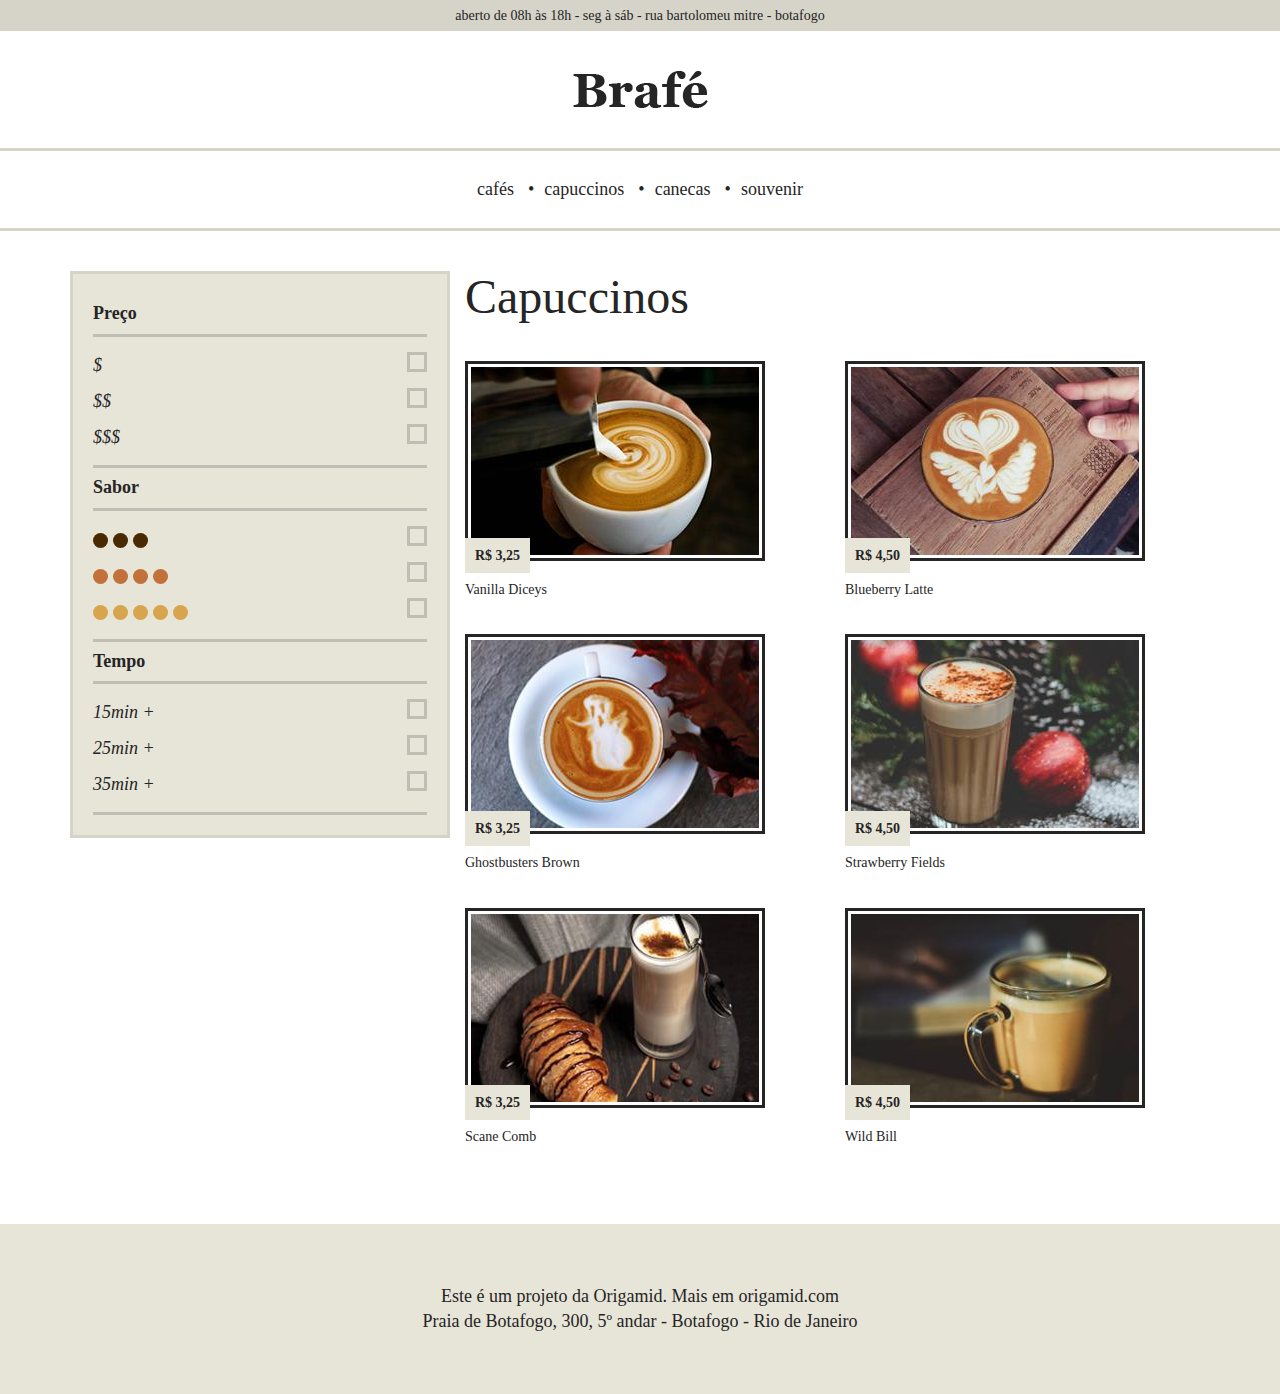
<file: brafe-2-bootstrap/index.html>
<!DOCTYPE html>
<html>
<head>
	<title>Brafé 2</title>
	<meta charset="utf-8">
	<meta name="viewport" content="width=device-width, initial-scale=1, shrink-to-fit=no">
	<link rel="stylesheet" type="text/css" href="css/bootstrap.min.css">
	<link rel="stylesheet" type="text/css" href="css/style.css">
</head>
<body>
	
	<header>
		<div class="header-informacoes">
			<p>aberto de 08h às 18h - seg à sáb - rua bartolomeu mitre - botafogo</p>
		</div>
		<a class="header-logo" href="index.html">
			<img src="img/brafe.png" alt="Brafé">
		</a>
		<nav class="header-menu">
			<ul>
				<li><a href="#">cafés</a></li>
				<li><a href="#">capuccinos</a></li>
				<li><a href="#">canecas</a></li>
				<li><a href="#">souvenir</a></li>
			</ul>
		</nav>
	</header>
	
	<div class="container">
		<div class="row">
			<nav class="filtro col-md-4">
				<h2>Preço</h2>
				<ul>
					<li>$</li>
					<li>$$</li>
					<li>$$$</li>
				</ul>
				<h2>Sabor</h2>
				<ul class="sabor">
					<li><span class="sabor-3">Marrom</span></li>
					<li><span class="sabor-4">Laranja</span></li>
					<li><span class="sabor-5">Amarelo</span></li>
				</ul>
				<h2>Tempo</h2>
				<ul>
					<li>15min +</li>
					<li>25min +</li>
					<li>35min +</li>
				</ul>
			</nav>
			<section class="produtos col-md-8">
				<h1>Capuccinos</h1>
				<ul class="row">
					<li class="col-6">
						<img src="img/cafe-1.jpg" alt="Café 1">
						<span>R$ 3,25</span>
						<h2>Vanilla Diceys</h2>
					</li>
					
					<li class="col-6">
						<img src="img/cafe-2.jpg" alt="Café 1">
						<span>R$ 4,50</span>
						<h2>Blueberry Latte</h2>
					</li>
					
					<li class="col-6">
						<img src="img/cafe-3.jpg" alt="Café 1">
						<span>R$ 3,25</span>
						<h2>Ghostbusters Brown</h2>
					</li>
					
					<li class="col-6">
						<img src="img/cafe-4.jpg" alt="Café 1">
						<span>R$ 4,50</span>
						<h2>Strawberry Fields</h2>
					</li>
					
					<li class="col-6">
						<img src="img/cafe-5.jpg" alt="Café 1">
						<span>R$ 3,25</span>
						<h2>Scane Comb</h2>
					</li>
					
					<li class="col-6">
						<img src="img/cafe-6.jpg" alt="Café 1">
						<span>R$ 4,50</span>
						<h2>Wild Bill</h2>
					</li>
				</ul>
			</section>
		</div>
		
	</div>
	
	<footer class="footer">
		<p>Este é um projeto da Origamid. Mais em origamid.com</p>
		<p>Praia de Botafogo, 300, 5º andar - Botafogo - Rio de Janeiro</p>
	</footer>
	
</body>
</html>
</file>
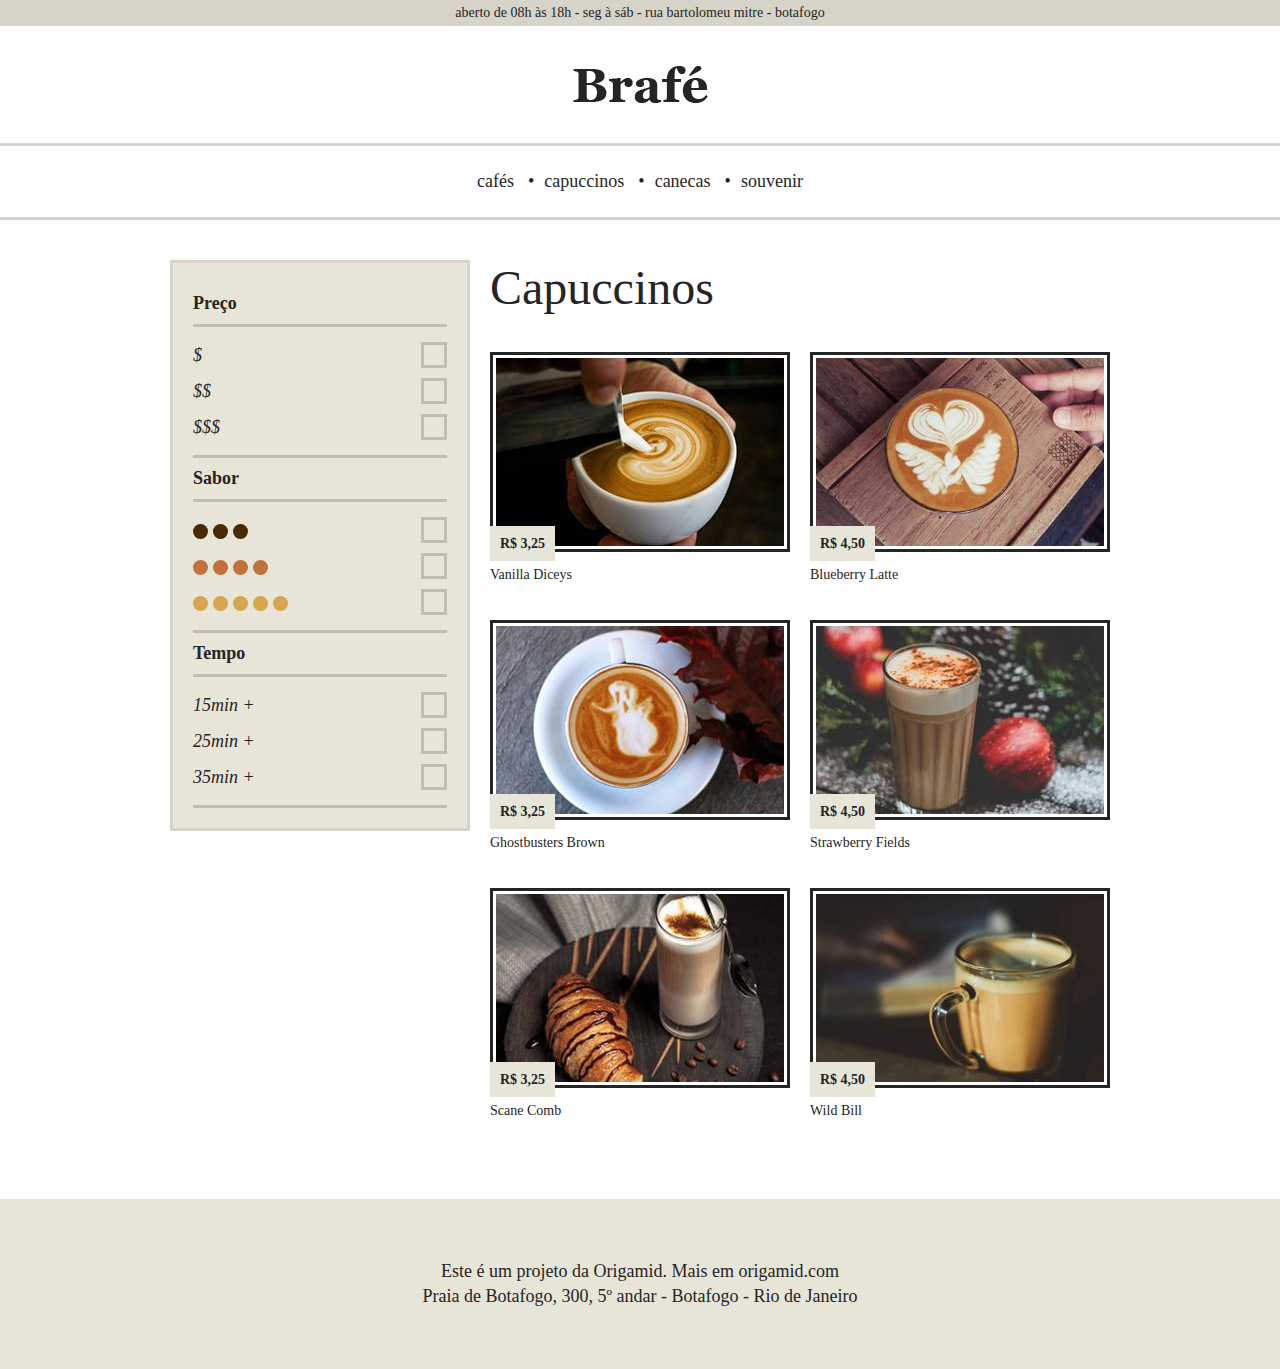
<file: brafe-2-flexbox/index.html>
<!DOCTYPE html>
<html>
<head>
	<title>Brafé 2</title>
	<meta charset="utf-8">
	<meta name="viewport" content="width=device-width, initial-scale=1, shrink-to-fit=no">
	<link rel="stylesheet" type="text/css" href="css/flex.css">
	<link rel="stylesheet" type="text/css" href="css/style.css">
</head>
<body>
	
	<header>
		<div class="header-informacoes">
			<p>aberto de 08h às 18h - seg à sáb - rua bartolomeu mitre - botafogo</p>
		</div>
		<a class="header-logo" href="index.html">
			<img src="img/brafe.png" alt="Brafé">
		</a>
		<nav class="header-menu">
			<ul>
				<li><a href="#">cafés</a></li>
				<li><a href="#">capuccinos</a></li>
				<li><a href="#">canecas</a></li>
				<li><a href="#">souvenir</a></li>
			</ul>
		</nav>
	</header>
	
	<div class="flex">
		<nav class="filtro flex-item-4">
			<h2>Preço</h2>
			<ul>
				<li>$</li>
				<li>$$</li>
				<li>$$$</li>
			</ul>
			<h2>Sabor</h2>
			<ul class="sabor">
				<li><span class="sabor-3">Marrom</span></li>
				<li><span class="sabor-4">Laranja</span></li>
				<li><span class="sabor-5">Amarelo</span></li>
			</ul>
			<h2>Tempo</h2>
			<ul>
				<li>15min +</li>
				<li>25min +</li>
				<li>35min +</li>
			</ul>
		</nav>
		
		<section class="produtos flex-item-8">
			<h1>Capuccinos</h1>
			<ul class="flex-row">
				<li class="flex-item-6">
					<img src="img/cafe-1.jpg" alt="Café 1">
					<span>R$ 3,25</span>
					<h2>Vanilla Diceys</h2>
				</li>
				
				<li class="flex-item-6">
					<img src="img/cafe-2.jpg" alt="Café 1">
					<span>R$ 4,50</span>
					<h2>Blueberry Latte</h2>
				</li>
				
				<li class="flex-item-6">
					<img src="img/cafe-3.jpg" alt="Café 1">
					<span>R$ 3,25</span>
					<h2>Ghostbusters Brown</h2>
				</li>
				
				<li class="flex-item-6">
					<img src="img/cafe-4.jpg" alt="Café 1">
					<span>R$ 4,50</span>
					<h2>Strawberry Fields</h2>
				</li>
				
				<li class="flex-item-6">
					<img src="img/cafe-5.jpg" alt="Café 1">
					<span>R$ 3,25</span>
					<h2>Scane Comb</h2>
				</li>
				
				<li class="flex-item-6">
					<img src="img/cafe-6.jpg" alt="Café 1">
					<span>R$ 4,50</span>
					<h2>Wild Bill</h2>
				</li>
			</ul>
		</section>
	</div>
	
	<footer class="footer">
		<p>Este é um projeto da Origamid. Mais em origamid.com</p>
		<p>Praia de Botafogo, 300, 5º andar - Botafogo - Rio de Janeiro</p>
	</footer>
	
</body>
</html>
</file>
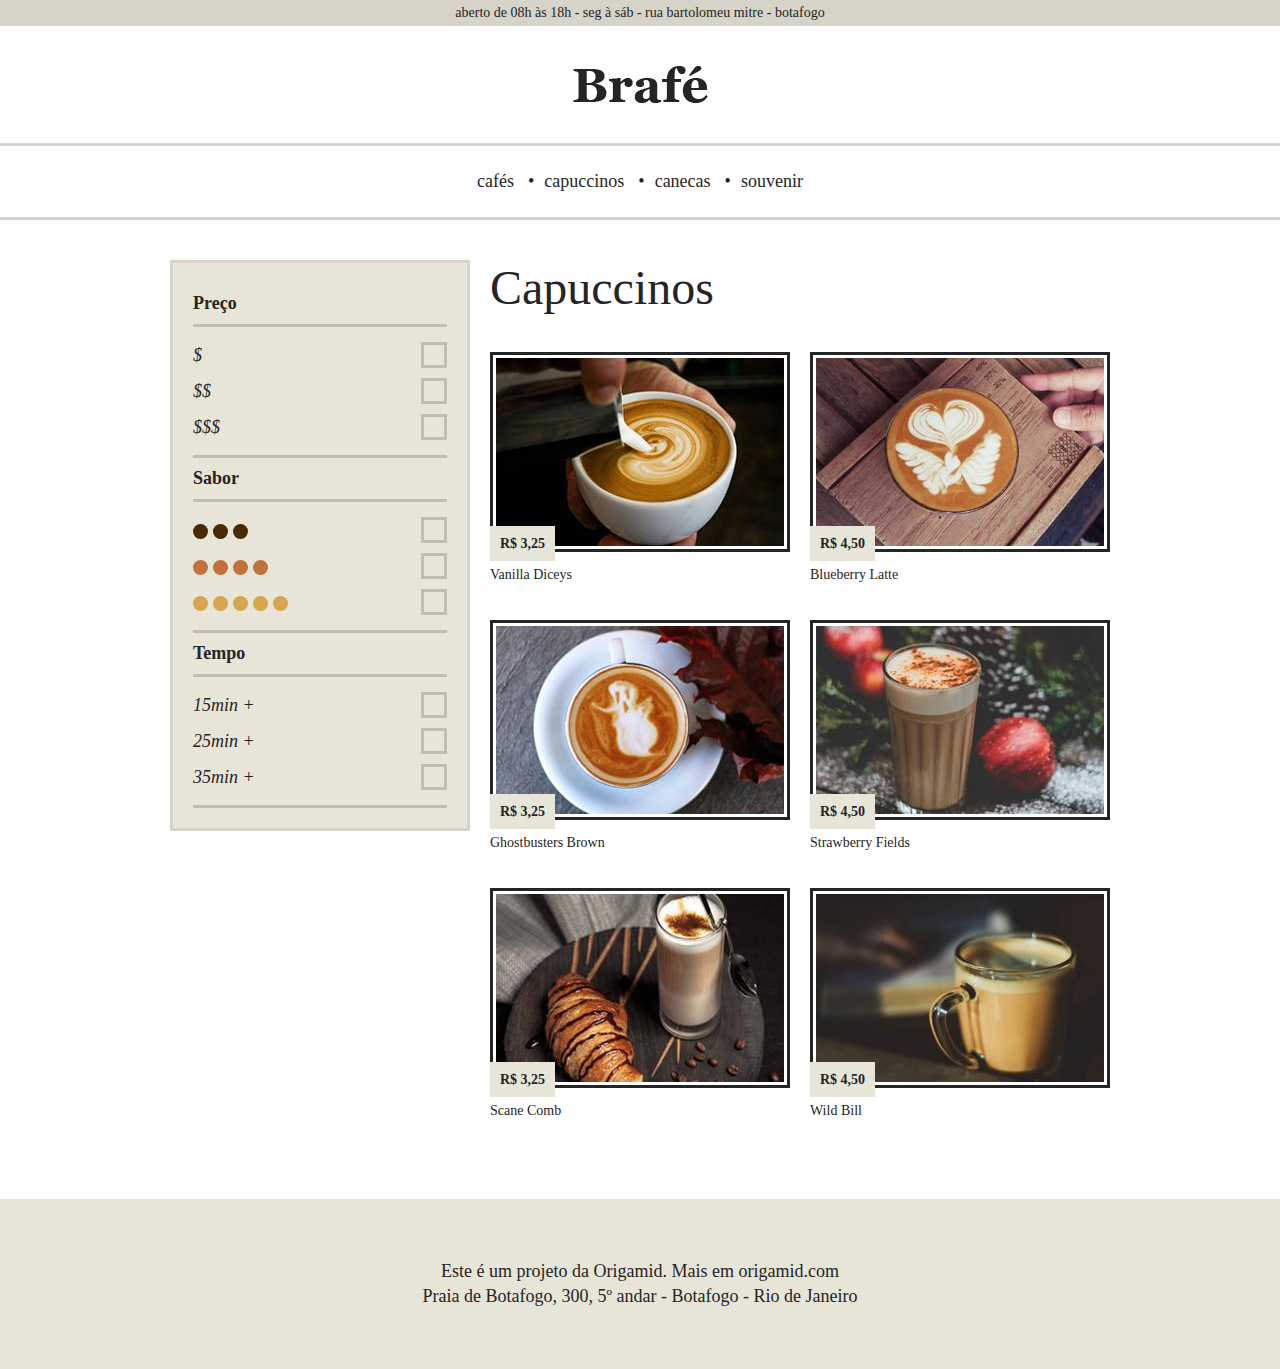
<file: brafe-2-grid/index.html>
<!DOCTYPE html>
<html>
<head>
	<title>Brafé 2</title>
	<meta charset="utf-8">
	<meta name="viewport" content="width=device-width, initial-scale=1, shrink-to-fit=no">
	<link rel="stylesheet" type="text/css" href="css/grid.css">
	<link rel="stylesheet" type="text/css" href="css/style.css">
</head>
<body>
	
	<header>
		<div class="header-informacoes">
			<p>aberto de 08h às 18h - seg à sáb - rua bartolomeu mitre - botafogo</p>
		</div>
		<a class="header-logo" href="index.html">
			<img src="img/brafe.png" alt="Brafé">
		</a>
		<nav class="header-menu">
			<ul>
				<li><a href="#">cafés</a></li>
				<li><a href="#">capuccinos</a></li>
				<li><a href="#">canecas</a></li>
				<li><a href="#">souvenir</a></li>
			</ul>
		</nav>
	</header>
	
	<div class="container">
		<nav class="filtro grid-4">
			<h2>Preço</h2>
			<ul>
				<li>$</li>
				<li>$$</li>
				<li>$$$</li>
			</ul>
			<h2>Sabor</h2>
			<ul class="sabor">
				<li><span class="sabor-3">Marrom</span></li>
				<li><span class="sabor-4">Laranja</span></li>
				<li><span class="sabor-5">Amarelo</span></li>
			</ul>
			<h2>Tempo</h2>
			<ul>
				<li>15min +</li>
				<li>25min +</li>
				<li>35min +</li>
			</ul>
		</nav>
		
		<section class="produtos grid-8">
			<h1>Capuccinos</h1>
			<ul class="row-mobile">
				<li class="grid-mobile-6">
					<img src="img/cafe-1.jpg" alt="Café 1">
					<span>R$ 3,25</span>
					<h2>Vanilla Diceys</h2>
				</li>
				
				<li class="grid-mobile-6">
					<img src="img/cafe-2.jpg" alt="Café 1">
					<span>R$ 4,50</span>
					<h2>Blueberry Latte</h2>
				</li>
				
				<li class="grid-mobile-6">
					<img src="img/cafe-3.jpg" alt="Café 1">
					<span>R$ 3,25</span>
					<h2>Ghostbusters Brown</h2>
				</li>
				
				<li class="grid-mobile-6">
					<img src="img/cafe-4.jpg" alt="Café 1">
					<span>R$ 4,50</span>
					<h2>Strawberry Fields</h2>
				</li>
				
				<li class="grid-mobile-6">
					<img src="img/cafe-5.jpg" alt="Café 1">
					<span>R$ 3,25</span>
					<h2>Scane Comb</h2>
				</li>
				
				<li class="grid-mobile-6">
					<img src="img/cafe-6.jpg" alt="Café 1">
					<span>R$ 4,50</span>
					<h2>Wild Bill</h2>
				</li>
			</ul>
		</section>
	</div>
	
	<footer class="footer">
		<p>Este é um projeto da Origamid. Mais em origamid.com</p>
		<p>Praia de Botafogo, 300, 5º andar - Botafogo - Rio de Janeiro</p>
	</footer>
	
</body>
</html>
</file>
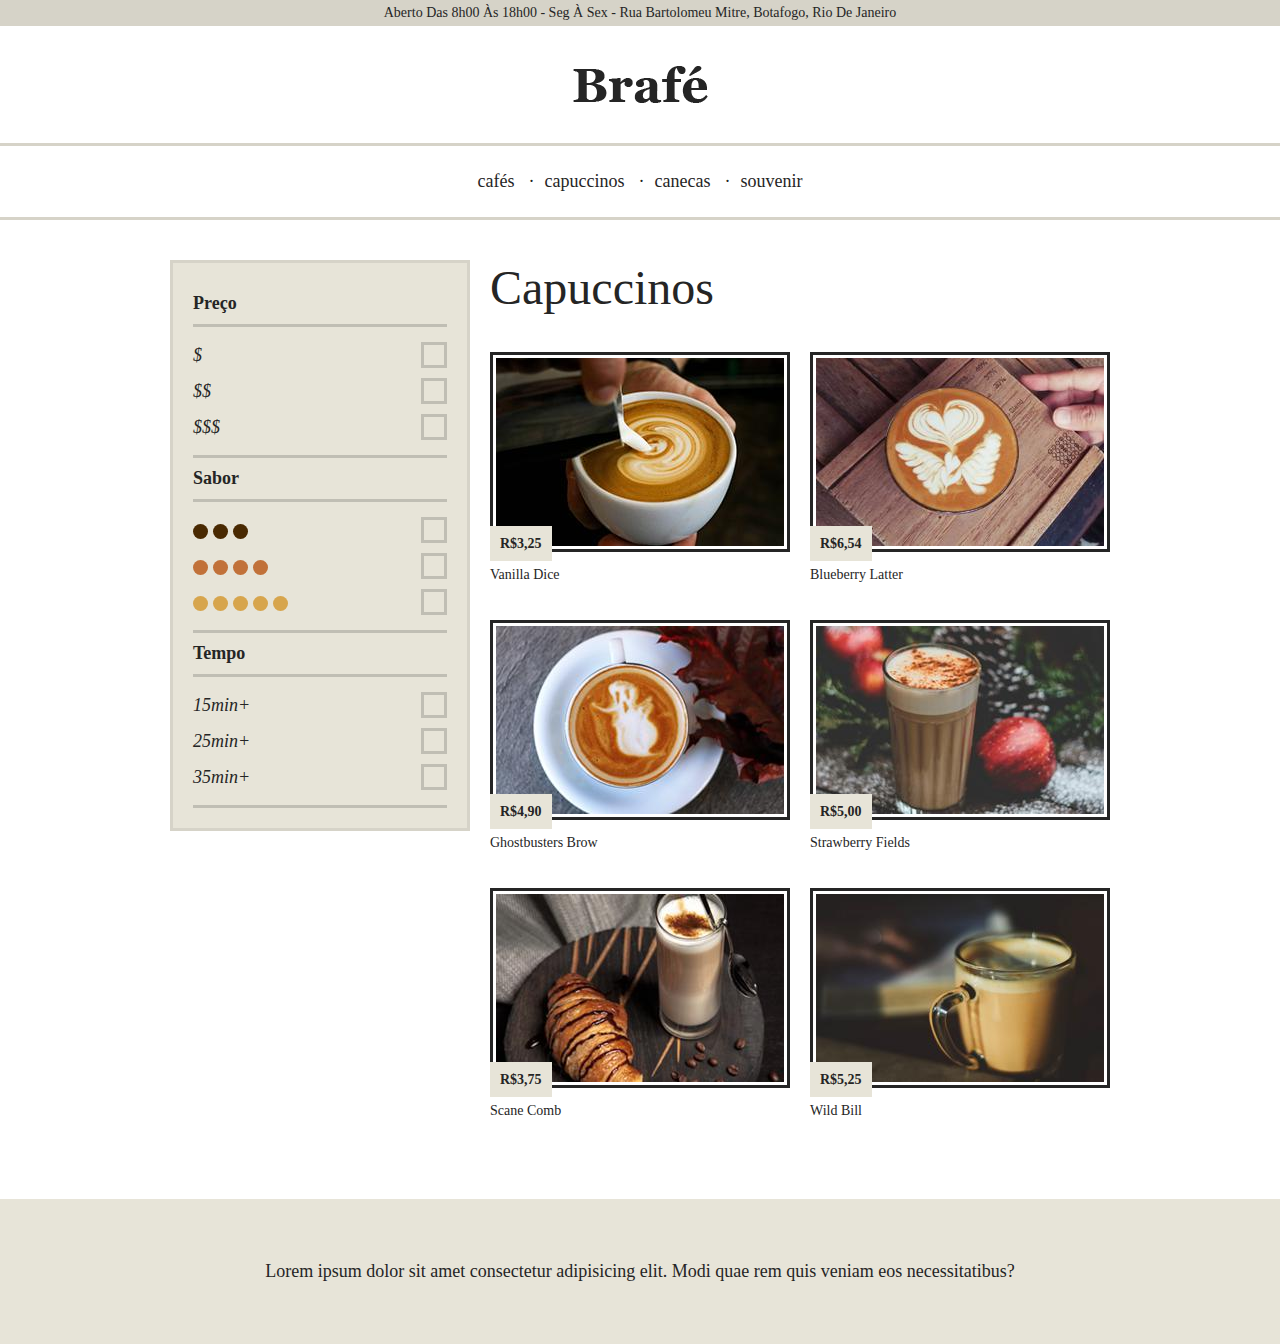
<file: brafe-2-puro/index.html>
<!DOCTYPE html>
<html lang="en">
<head>
  <meta charset="UTF-8">
  <meta http-equiv="X-UA-Compatible" content="IE=edge">
  <meta name="viewport" content="width=device-width, initial-scale=1.0">
  <link rel="stylesheet" href="style.css">
  <title>Brafé</title>
</head>
<body>
  <header>
    <div class="header-informacoes">
      <p>aberto das 8h00 às 18h00 - seg à sex - rua bartolomeu mitre, botafogo, rio de janeiro </p>
    </div>
    <a href="#" class="header-logo"><img src="img/brafe.png" alt="brafé"></a>
    <nav class="header-menu">
      <ul>
        <li><a href="#">cafés</a></li>
        <li><a href="#">capuccinos</a></li>
        <li><a href="#">canecas</a></li>
        <li><a href="#">souvenir</a></li>
      </ul>
    </nav>
  </header>
  <div class="container">
    <nav class="filtro">
      <h2>preço</h2>
      <ul>
        <li>$</li>
        <li>$$</li>
        <li>$$$</li>
      </ul>
      <h2>sabor</h2>
      <ul class="sabor">
        <li><span class="sabor-3">Marron</span></li>
        <li><span class="sabor-4">laranja</span></li>
        <li><span class="sabor-5">amarelo</span></li>
      </ul>
      <h2>tempo</h2>
      <ul>
        <li>15min+</li>
        <li>25min+</li>
        <li>35min+</li>
      </ul>
    </nav>
    <section class="produtos">
      <h1>Capuccinos</h1>
      <ul>
        <li>
          <img src="img/cafe-1.jpg" alt="cafe-1">
          <span>R$3,25</span>
          <h2>Vanilla Dice</h2>
        </li>
        <li>
          <img src="img/cafe-2.jpg" alt="cafe-2">
          <span>R$6,54</span>
          <h2>Blueberry Latter</h2>
        </li>
        <li>
          <img src="img/cafe-3.jpg" alt="cafe-3">
          <span>R$4,90</span>
          <h2>Ghostbusters Brow</h2>
        </li>
        <li>
          <img src="img/cafe-4.jpg" alt="cafe-4">
          <span>R$5,00</span>
          <h2>Strawberry Fields</h2>
        </li>
        <li>
          <img src="img/cafe-5.jpg" alt="cafe-5">
          <span>R$3,75</span>
          <h2>Scane Comb</h2>
        </li>
        <li>
          <img src="img/cafe-6.jpg" alt="cafe-6">
          <span>R$5,25</span>
          <h2>Wild Bill</h2>
        </li>
      </ul>
    </section>
  </div>
  <footer class="footer">
    <p>Lorem ipsum dolor sit amet consectetur adipisicing elit. Modi quae rem quis veniam eos necessitatibus?</p>
  </footer>
  
</body>
</html>
</file>
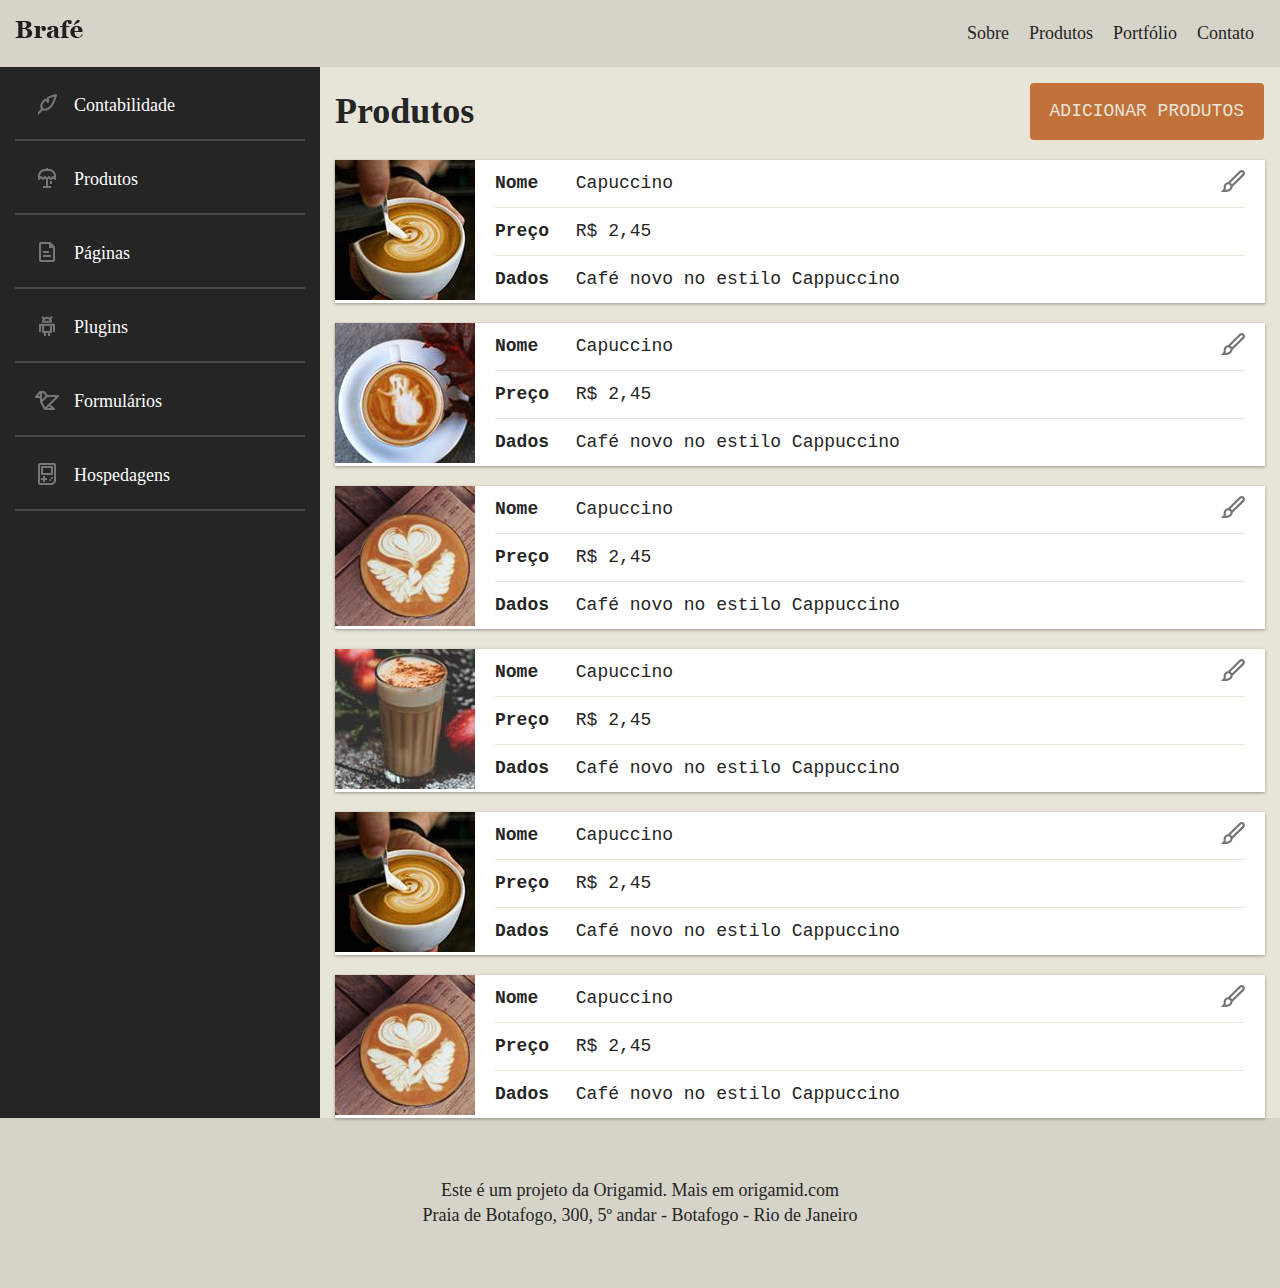
<file: brafe-3-bootstrap/index.html>
<!DOCTYPE html>
<html>
<head>
	<title>Brafé 3</title>
	<meta charset="utf-8">
	<meta name="viewport" content="width=device-width, initial-scale=1, shrink-to-fit=no">
	<link rel="stylesheet" type="text/css" href="css/bootstrap.min.css">
	<link rel="stylesheet" type="text/css" href="css/style.css">
</head>

<body>
	
<header class="header">
	<div class="container-fluid">
		<div class="row">
			<a class="header-logo mr-auto col-md-4" href="#">
				<img src="img/brafe.png" alt="Brafé">
			</a>
			<nav class="header-menu mr-3 ml-3">
				<ul>
					<li><a href="#">Sobre</a></li>
					<li><a href="#">Produtos</a></li>
					<li><a href="#">Portfólio</a></li>
					<li><a href="#">Contato</a></li>
				</ul>
			</nav>
		</div>
	</div>
</header>
	
<main class="main-container container-fluid">
	
	<div class="row">
		<nav class="side-nav col-md-4 col-xl-3">
			<ul>
				<li><a class="nav-contabilidade" href="#">Contabilidade</a></li>
				<li><a class="nav-produtos" href="#">Produtos</a></li>
				<li><a class="nav-paginas" href="#">Páginas</a></li>
				<li><a class="nav-plugins" href="#">Plugins</a></li>
				<li><a class="nav-formularios" href="#">Formulários</a></li>
				<li><a class="nav-hospedagens" href="#">Hospedagens</a></li>
			</ul>
		</nav>
		
		<section class="produtos col-md-8 col-xl-9 md-5">
			<header class="row align-items-center mt-3">
				<h1 class="col">Produtos</h1>
				<a class="adicionar-produtos mr-3 ml-3" href="#">Adicionar Produtos</a>
			</header>
			<ul>
				<li class="produtos-item">
					<div class="media">
						<img src="img/cafe-1.jpg" alt="Café 1">
						<ul class="media-body">
							<li><span>Nome</span> Capuccino</li>
							<li><span>Preço</span> R$ 2,45</li>
							<li><span>Dados</span> Café novo no estilo Cappuccino</li>
						</ul>
						<a href="#">Editar</a>
					</div>
				</li>
		
				<li class="produtos-item">
					<div class="media">
						<img src="img/cafe-2.jpg" alt="Café 2">
						<ul class="media-body">
							<li><span>Nome</span> Capuccino</li>
							<li><span>Preço</span> R$ 2,45</li>
							<li><span>Dados</span> Café novo no estilo Cappuccino</li>
						</ul>
						<a href="#">Editar</a>
					</div>
				</li>
		
				<li class="produtos-item">
					<div class="media">
						<img src="img/cafe-3.jpg" alt="Café 3">
						<ul class="media-body">
							<li><span>Nome</span> Capuccino</li>
							<li><span>Preço</span> R$ 2,45</li>
							<li><span>Dados</span> Café novo no estilo Cappuccino</li>
						</ul>
						<a href="#">Editar</a>
					</div>
				</li>
		
				<li class="produtos-item">
					<div class="media">
						<img src="img/cafe-4.jpg" alt="Café 4">
						<ul class="media-body">
							<li><span>Nome</span> Capuccino</li>
							<li><span>Preço</span> R$ 2,45</li>
							<li><span>Dados</span> Café novo no estilo Cappuccino</li>
						</ul>
						<a href="#">Editar</a>
					</div>
				</li>
		
				<li class="produtos-item">
					<div class="media">
						<img src="img/cafe-1.jpg" alt="Café 1">
						<ul class="media-body">
							<li><span>Nome</span> Capuccino</li>
							<li><span>Preço</span> R$ 2,45</li>
							<li><span>Dados</span> Café novo no estilo Cappuccino</li>
						</ul>
						<a href="#">Editar</a>
					</div>
				</li>
		
				<li class="produtos-item">
					<div class="media">
						<img src="img/cafe-3.jpg" alt="Café 3">
						<ul class="media-body">
							<li><span>Nome</span> Capuccino</li>
							<li><span>Preço</span> R$ 2,45</li>
							<li><span>Dados</span> Café novo no estilo Cappuccino</li>
						</ul>
						<a href="#">Editar</a>
					</div>
				</li>
			</ul>
	</div>

	</section>

</main>

	
<footer class="footer">
	<p>Este é um projeto da Origamid. Mais em origamid.com</p>
	<p>Praia de Botafogo, 300, 5º andar - Botafogo - Rio de Janeiro</p>
</footer>
	
</body>
	
</html>
</file>
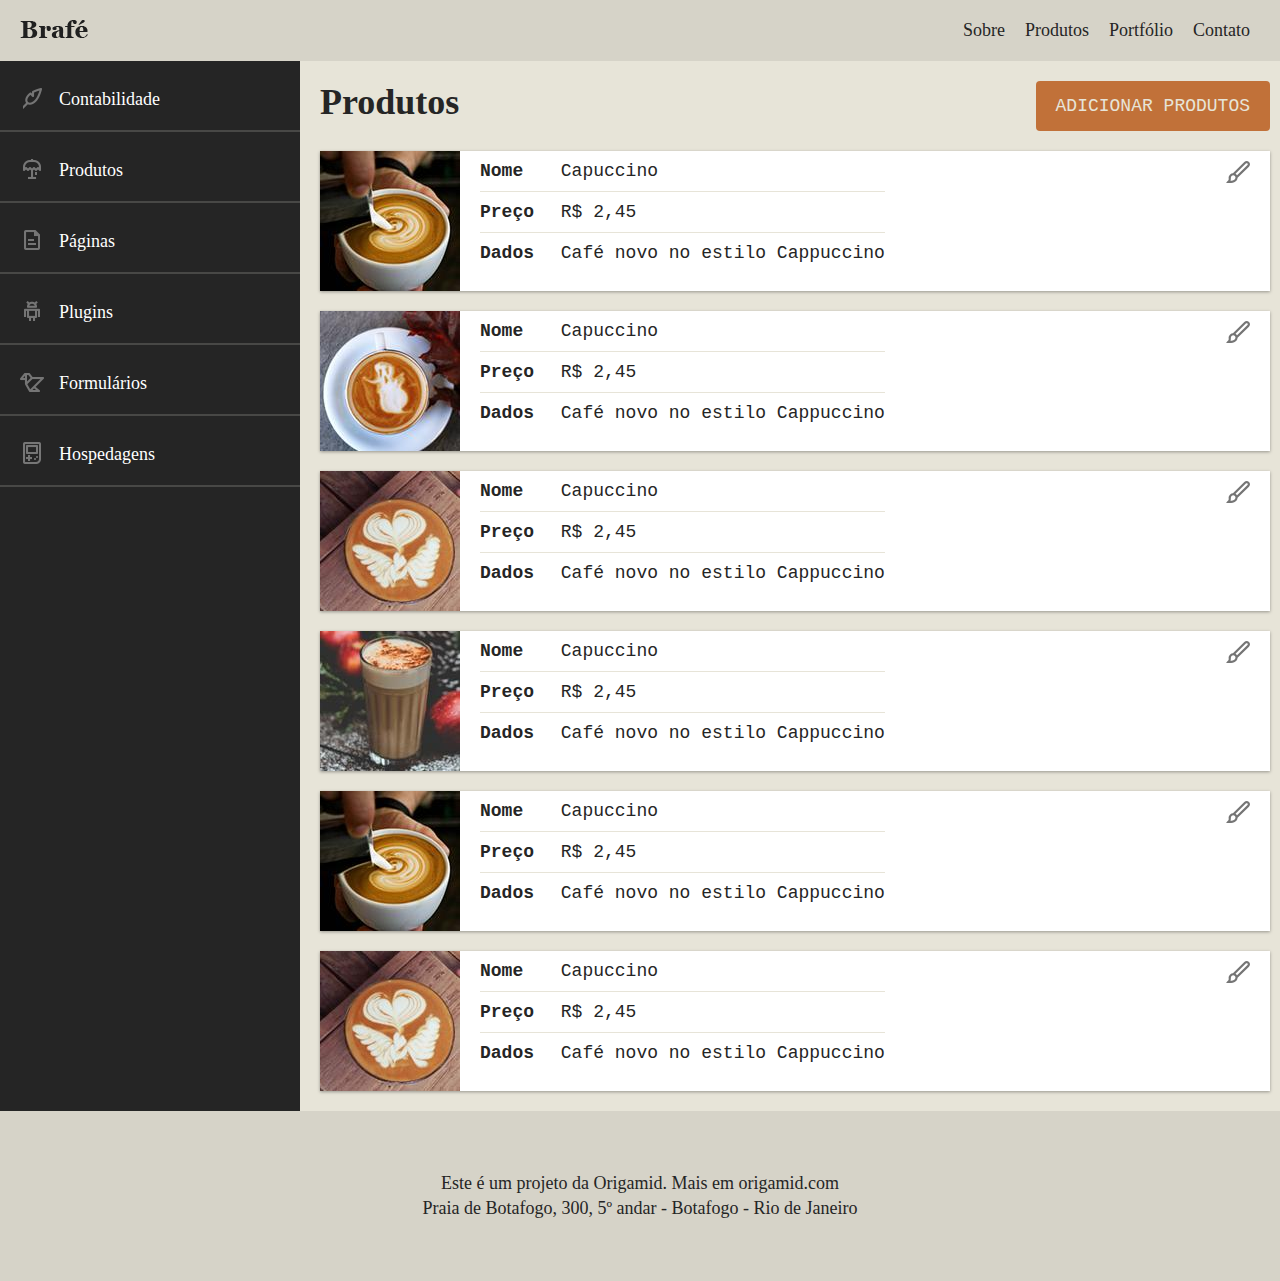
<file: brafe-3-flexbox/index.html>
<!DOCTYPE html>
<html>
<head>
	<title>Brafé 3</title>
	<meta charset="utf-8">
	<meta name="viewport" content="width=device-width, initial-scale=1, shrink-to-fit=no">
	<link rel="stylesheet" type="text/css" href="css/style.css">
</head>

<body>
	
<header class="header">
	<a class="header-logo" href="#">
		<img src="img/brafe.png" alt="Brafé">
	</a>
	<nav class="header-menu">
		<ul>
			<li><a href="#">Sobre</a></li>
			<li><a href="#">Produtos</a></li>
			<li><a href="#">Portfólio</a></li>
			<li><a href="#">Contato</a></li>
		</ul>
	</nav>
</header>
	
<main class="main-container">
	
	<nav class="side-nav">
		<ul>
			<li><a class="nav-contabilidade" href="#">Contabilidade</a></li>
			<li><a class="nav-produtos" href="#">Produtos</a></li>
			<li><a class="nav-paginas" href="#">Páginas</a></li>
			<li><a class="nav-plugins" href="#">Plugins</a></li>
			<li><a class="nav-formularios" href="#">Formulários</a></li>
			<li><a class="nav-hospedagens" href="#">Hospedagens</a></li>
		</ul>
	</nav>
	
	<section class="produtos">
		<header>
			<h1>Produtos</h1>
			<a class="adicionar-produtos" href="#">Adicionar Produtos</a>
		</header>
		<ul>
			<li class="produtos-item">
				<img src="img/cafe-1.jpg" alt="Café 1">
				<ul>
					<li><span>Nome</span> Capuccino</li>
					<li><span>Preço</span> R$ 2,45</li>
					<li><span>Dados</span> Café novo no estilo Cappuccino</li>
				</ul>
				<a href="#">Editar</a>
			</li>
			
			<li class="produtos-item">
				<img src="img/cafe-2.jpg" alt="Café 2">
				<ul>
					<li><span>Nome</span> Capuccino</li>
					<li><span>Preço</span> R$ 2,45</li>
					<li><span>Dados</span> Café novo no estilo Cappuccino</li>
				</ul>
				<a href="#">Editar</a>
			</li>
			
			<li class="produtos-item">
				<img src="img/cafe-3.jpg" alt="Café 3">
				<ul>
					<li><span>Nome</span> Capuccino</li>
					<li><span>Preço</span> R$ 2,45</li>
					<li><span>Dados</span> Café novo no estilo Cappuccino</li>
				</ul>
				<a href="#">Editar</a>
			</li>
			
			<li class="produtos-item">
				<img src="img/cafe-4.jpg" alt="Café 4">
				<ul>
					<li><span>Nome</span> Capuccino</li>
					<li><span>Preço</span> R$ 2,45</li>
					<li><span>Dados</span> Café novo no estilo Cappuccino</li>
				</ul>
				<a href="#">Editar</a>
			</li>
			
			<li class="produtos-item">
				<img src="img/cafe-1.jpg" alt="Café 1">
				<ul>
					<li><span>Nome</span> Capuccino</li>
					<li><span>Preço</span> R$ 2,45</li>
					<li><span>Dados</span> Café novo no estilo Cappuccino</li>
				</ul>
				<a href="#">Editar</a>
			</li>
			
			<li class="produtos-item">
				<img src="img/cafe-3.jpg" alt="Café 3">
				<ul>
					<li><span>Nome</span> Capuccino</li>
					<li><span>Preço</span> R$ 2,45</li>
					<li><span>Dados</span> Café novo no estilo Cappuccino</li>
				</ul>
				<a href="#">Editar</a>
			</li>
		</ul>
	</section>
</main>

	
<footer class="footer">
	<p>Este é um projeto da Origamid. Mais em origamid.com</p>
	<p>Praia de Botafogo, 300, 5º andar - Botafogo - Rio de Janeiro</p>
</footer>
	
</body>
	
</html>
</file>
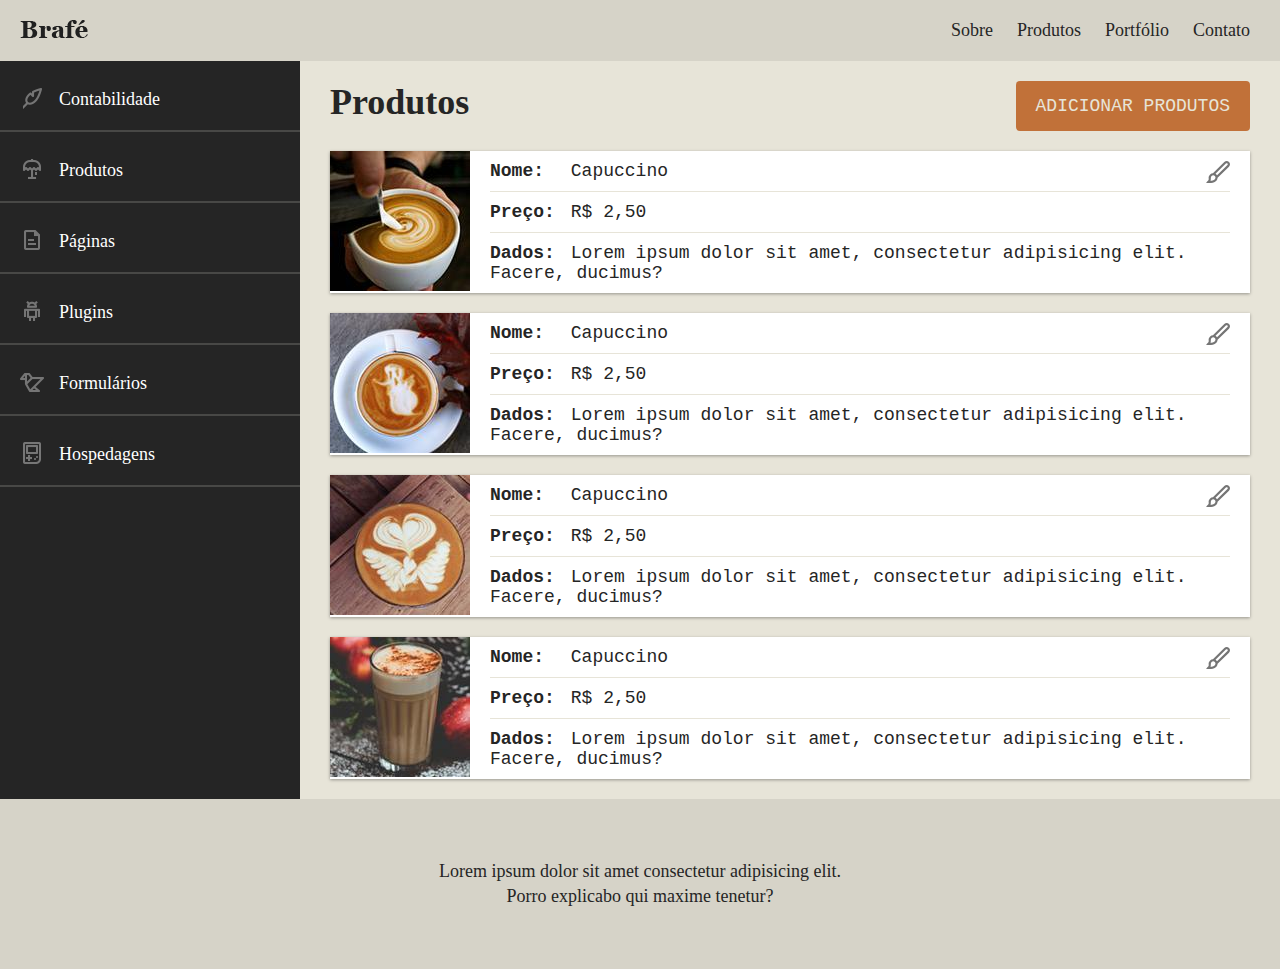
<file: brafe-3-puro/index.html>
<!DOCTYPE html>
<html lang="en">
<head>
  <meta charset="UTF-8">
  <meta http-equiv="X-UA-Compatible" content="IE=edge">
  <meta name="viewport" content="width=device-width, initial-scale=1.0">
  <link rel="stylesheet" href="style.css">
  <title>Brafé</title>
</head>
<body>

  <header class="header">
    <a class="header-logo" href="#"><img src="img/brafe.png" alt="brafé logo"></a>
    <nav class="header-menu">
      <ul>
        <li><a href="#">sobre</a></li>
        <li><a href="#">produtos</a></li>
        <li><a href="#">portfólio</a></li>
        <li><a href="#">contato</a></li>
      </ul>
    </nav>
  </header>

  <main class="main-container">
    
    <nav class="sidenav">
      <ul>
        <li><a href="#" class="nav-contabilidade">contabilidade</a></li>
        <li><a href="#" class="nav-produtos">produtos</a></li>
        <li><a href="#" class="nav-paginas">páginas</a></li>
        <li><a href="#" class="nav-plugins">plugins</a></li>
        <li><a href="#" class="nav-formularios">formulários</a></li>
        <li><a href="#" class="nav-hospedagens">hospedagens</a></li>
      </ul>
    </nav>

    <section class="produtos">

      <header>
        <h1>Produtos</h1>
        <a href="#" class="adicionar-produtos">Adicionar produtos</a>
      </header>

      <ul>
        <li class="produtos-item">
          <img src="img/cafe-1.jpg" alt="cafe-1">
          <ul>
            <li><span>Nome: </span> Capuccino</li>
            <li><span>Preço: </span> R$ 2,50</li>
            <li><span>Dados: </span> Lorem ipsum dolor sit amet, consectetur adipisicing elit. Facere, ducimus?</li>
          </ul>
          <a href="#">Editar</a>
        </li>
        <li class="produtos-item">
          <img src="img/cafe-2.jpg" alt="cafe-2">
          <ul>
            <li><span>Nome: </span> Capuccino</li>
            <li><span>Preço: </span> R$ 2,50</li>
            <li><span>Dados: </span> Lorem ipsum dolor sit amet, consectetur adipisicing elit. Facere, ducimus?</li>
          </ul>
          <a href="#">Editar</a>
        </li>
        <li class="produtos-item">
          <img src="img/cafe-3.jpg" alt="cafe-3">
          <ul>
            <li><span>Nome: </span> Capuccino</li>
            <li><span>Preço: </span> R$ 2,50</li>
            <li><span>Dados: </span> Lorem ipsum dolor sit amet, consectetur adipisicing elit. Facere, ducimus?</li>
          </ul>
          <a href="#">Editar</a>
        </li>
        <li class="produtos-item">
          <img src="img/cafe-4.jpg" alt="cafe-4">
          <ul>
            <li><span>Nome: </span> Capuccino</li>
            <li><span>Preço: </span> R$ 2,50</li>
            <li><span>Dados: </span> Lorem ipsum dolor sit amet, consectetur adipisicing elit. Facere, ducimus?</li>
          </ul>
          <a href="#">Editar</a>
        </li>
      </ul>

    </section>

  </main>

  <footer class="footer">
    <p>Lorem ipsum dolor sit amet consectetur adipisicing elit. <br> Porro explicabo qui maxime tenetur?</p>
  </footer>

</body>
</html>
</file>
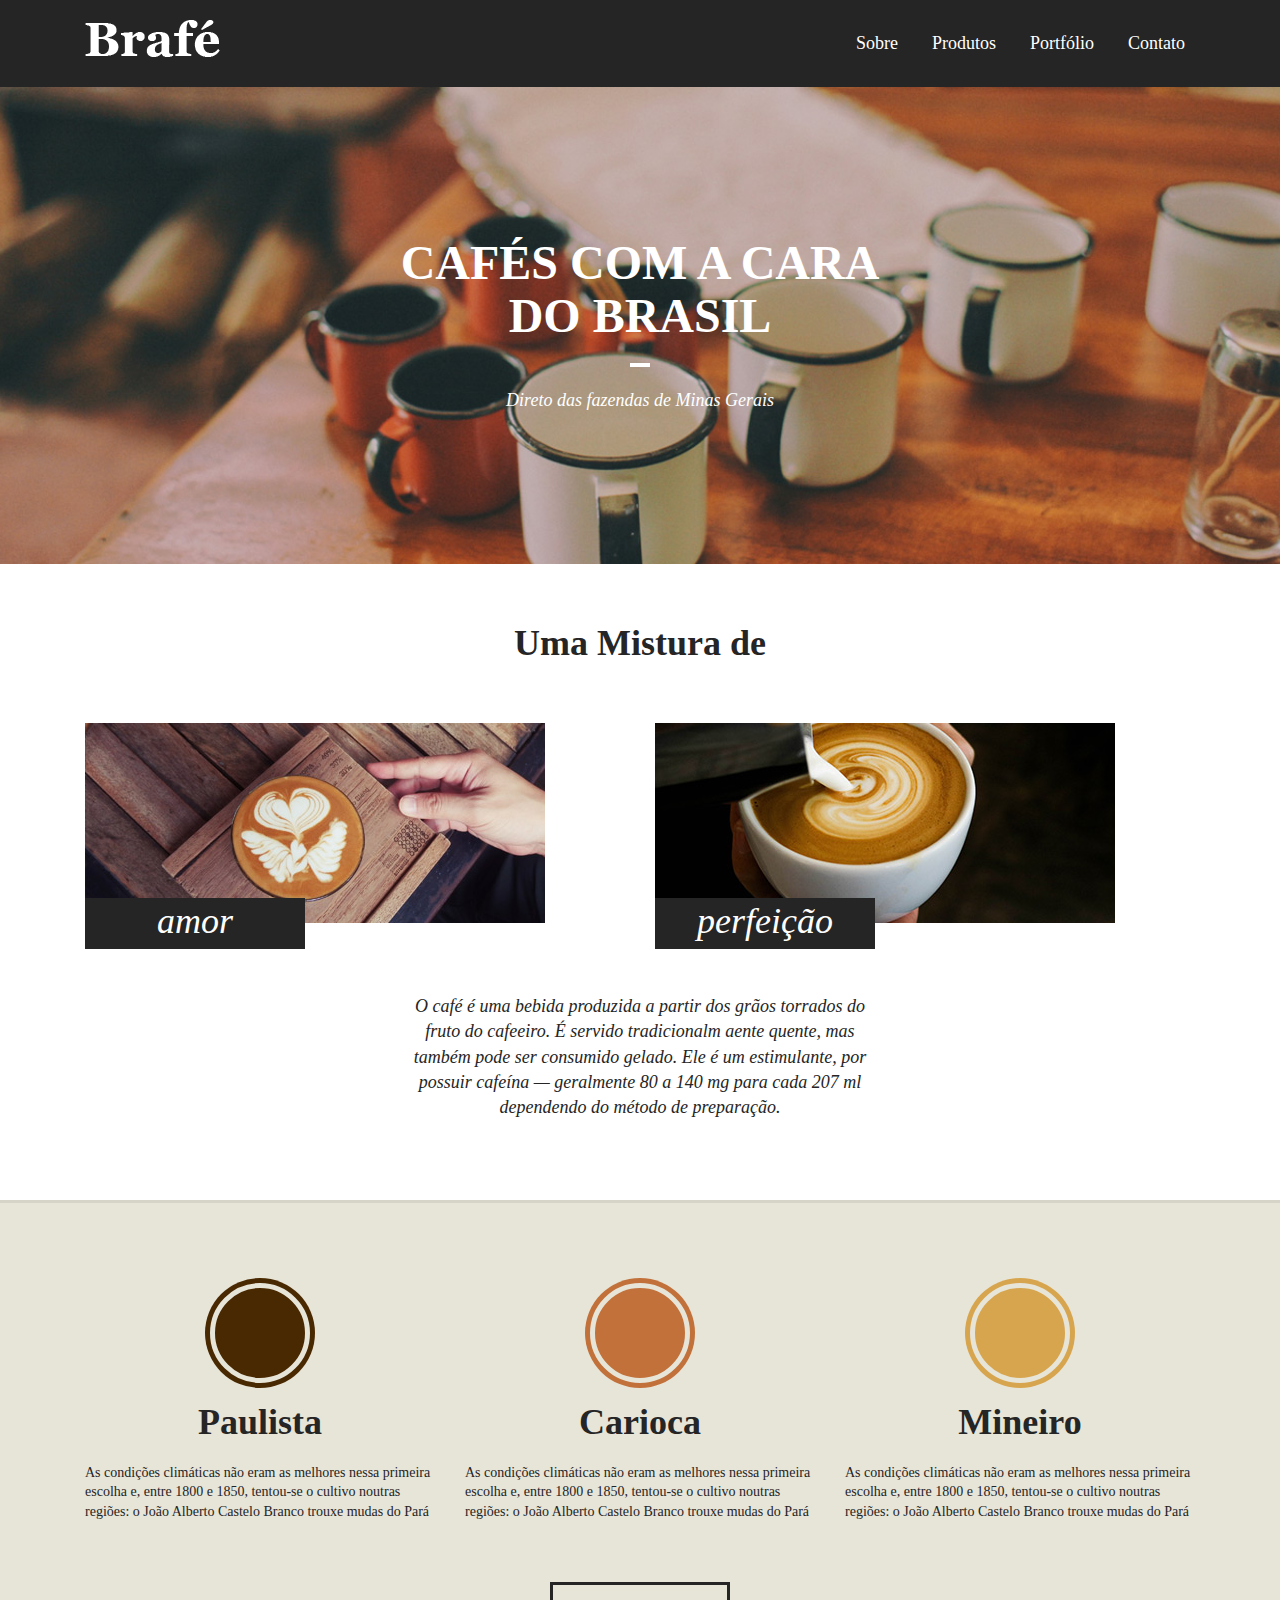
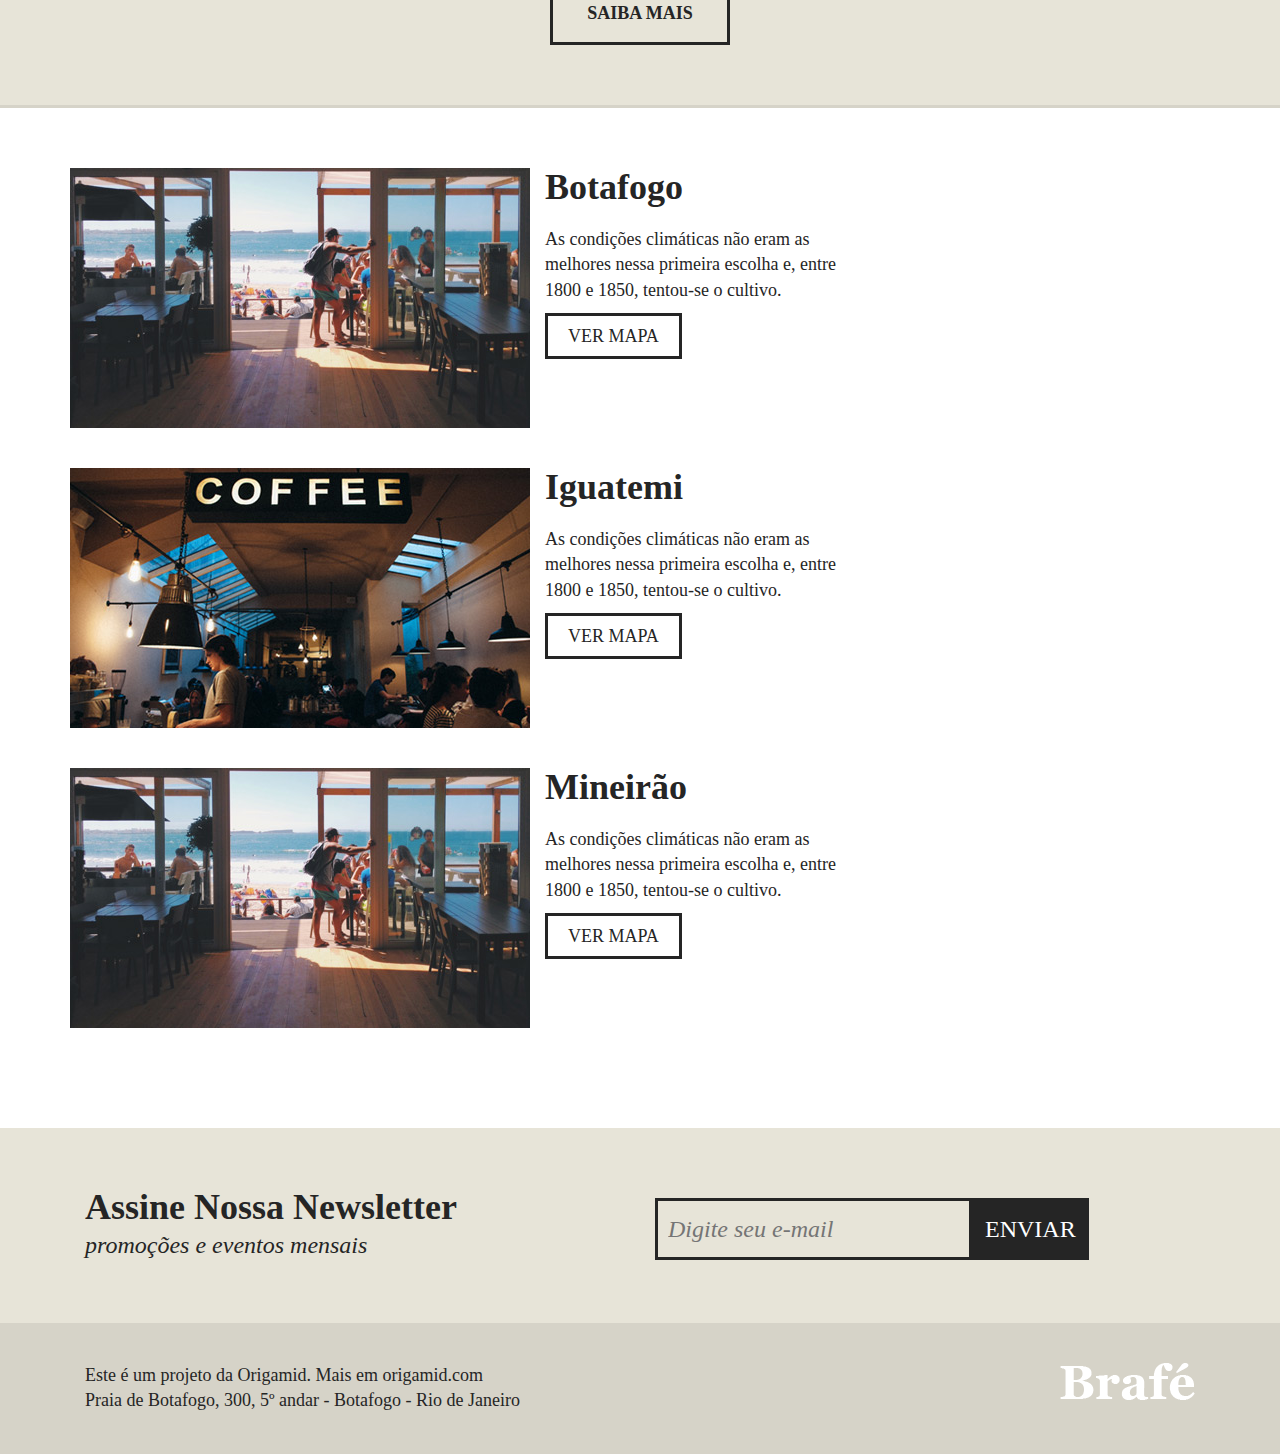
<file: brafe-bootstrap/index.html>
<!DOCTYPE html>
<html>
<head>
	<title>Brafé 1</title>
	<meta charset="utf-8">
	<meta name="viewport" content="width=device-width, initial-scale=1, shrink-to-fit=no">
	<link rel="stylesheet" type="text/css" href="css/bootstrap.min.css">
	<link rel="stylesheet" type="text/css" href="css/style.css">
</head>
<body>
	
	<header class="menu">
		<div class="container">
			<div class="row">
				<a class="menu-logo col-4" href="#"><img src="img/brafe.png" alt="Brafé"></a>
				<nav class="menu-nav col-8">
					<ul>
						<li><a href="#">Sobre</a></li>
						<li><a href="#">Produtos</a></li>
						<li><a href="#">Portfólio</a></li>
						<li><a href="#">Contato</a></li>
					</ul>
				</nav>
			</div>
		</div>
	</header>
	
	<main class="intro">
		<h1>Cafés com a cara<br>do Brasil</h1>
		<p>Direto das fazendas de Minas Gerais</p>
	</main>
	
	<section class="sobre container">
		<h2>Uma Mistura de</h2>
		<div class="row">
			<div class="col-sm sobre-item">
				<img src="img/cafe-1.jpg">
				<h3>amor</h3>
			</div>
			<div class="col-sm sobre-item">
				<img src="img/cafe-2.jpg">
				<h3>perfeição</h3>
			</div>
		</div>
		<p>O café é uma bebida produzida a partir dos grãos torrados do fruto do cafeeiro. É servido tradicionalm
aente quente, mas também pode ser consumido gelado. Ele é um estimulante, por possuir cafeína — geralmente 80 a 140 mg para cada 207 ml dependendo do método de preparação.</p>
	</section>
	
	<section class="produtos">
		<div class="container">
			<div class="row">
				<div class="produtos-item col-sm">
					<h2 class="produtos-paulista">Paulista</h2>
					<p>As condições climáticas não eram as melhores nessa primeira escolha e, entre 1800 e 1850, tentou-se o cultivo noutras regiões: o João Alberto Castelo Branco trouxe mudas do Pará</p>
				</div>
				<div class="produtos-item col-sm">
					<h2 class="produtos-carioca">Carioca</h2>
					<p>As condições climáticas não eram as melhores nessa primeira escolha e, entre 1800 e 1850, tentou-se o cultivo noutras regiões: o João Alberto Castelo Branco trouxe mudas do Pará</p>
				</div>
				<div class="produtos-item col-sm">
					<h2 class="produtos-mineiro">Mineiro</h2>
					<p>As condições climáticas não eram as melhores nessa primeira escolha e, entre 1800 e 1850, tentou-se o cultivo noutras regiões: o João Alberto Castelo Branco trouxe mudas do Pará</p>
				</div>
			</div>
		</div>
		<a class="produtos-btn" href="#">Saiba Mais</a>
	</section>
	
	<section class="locais container">
		<div class="locais-item row">
			<div><img src="img/botafogo.jpg" alt="Brafé unidade Botafogo"></div>
			<div class="col-sm">
				<h2>Botafogo</h2>
				<p>As condições climáticas não eram as melhores nessa primeira escolha e, entre 1800 e 1850, tentou-se o cultivo.</p>
				<a href="#">Ver Mapa</a>
			</div>
		</div>
		
		<div class="locais-item row">
			<div><img src="img/iguatemi.jpg" alt="Brafé unidade Iguatemi"></div>
			<div class="col-sm">
				<h2>Iguatemi</h2>
				<p>As condições climáticas não eram as melhores nessa primeira escolha e, entre 1800 e 1850, tentou-se o cultivo.</p>
				<a href="#">Ver Mapa</a>
			</div>
		</div>
		
		<div class="locais-item row">
			<div><img src="img/botafogo.jpg" alt="Brafé unidade Mineirão"></div>
			<div class="col-sm">
				<h2>Mineirão</h2>
				<p>As condições climáticas não eram as melhores nessa primeira escolha e, entre 1800 e 1850, tentou-se o cultivo.</p>
				<a href="#">Ver Mapa</a>
			</div>
		</div>
	
	</section>
	
	<section class="assine">
		<div class="container">
			<div class="row">
				<div class="assine-info col-sm">
					<h2>Assine Nossa Newsletter</h2>
					<p>promoções e eventos mensais</p>
				</div>
				<form class="col-sm">
					<label>E-mail</label>
					<input type="text" placeholder="Digite seu e-mail">
					<button type="submit">Enviar</button>
				</form>
			</div>
		</div>
	</section>
	
	<footer class="footer">
		<div class="container">
			<div class="row">
				<p class="col-sm-8">Este é um projeto da Origamid. Mais em origamid.com<br>Praia de Botafogo, 300, 5º andar - Botafogo - Rio de Janeiro</p>
				<div class="col-sm"><img src="img/brafe.png" alt="Brafé"></div>
			</div>
		</div>
	</footer>
	
</body>
</html>
</file>
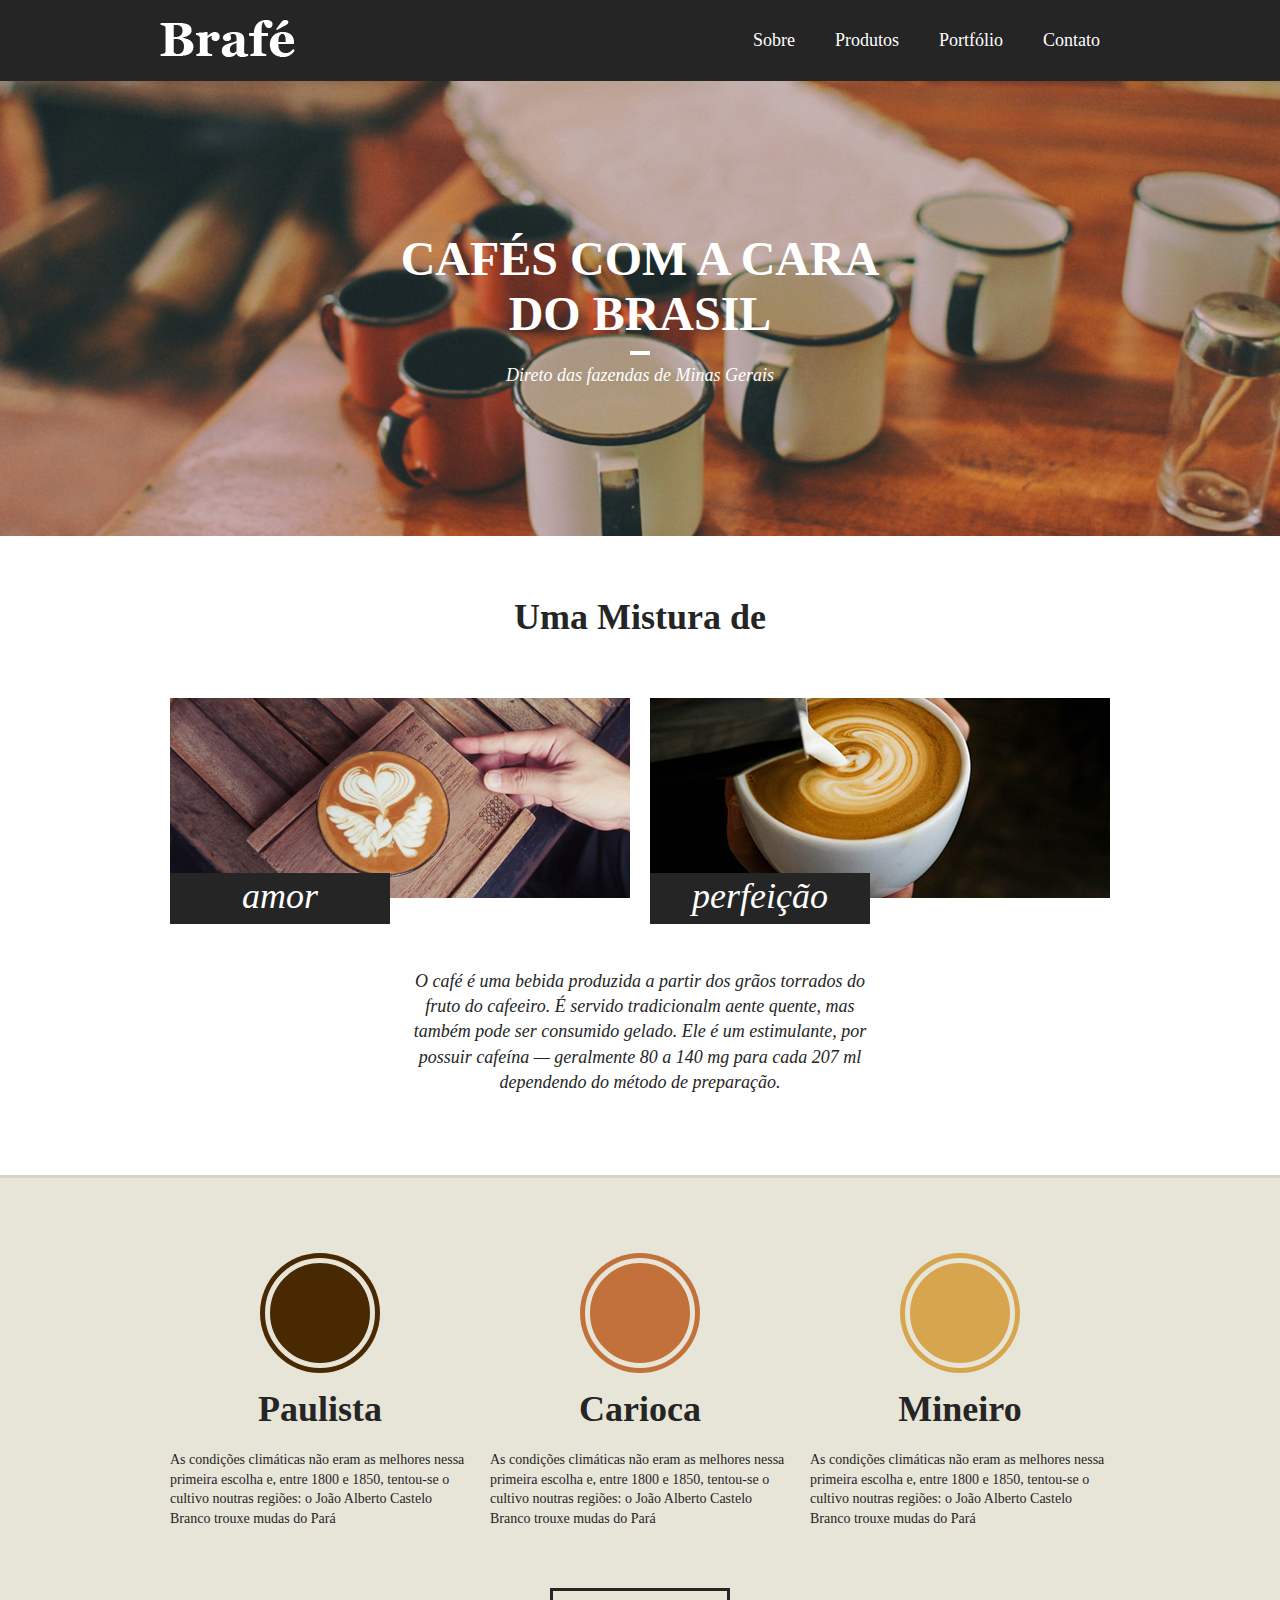
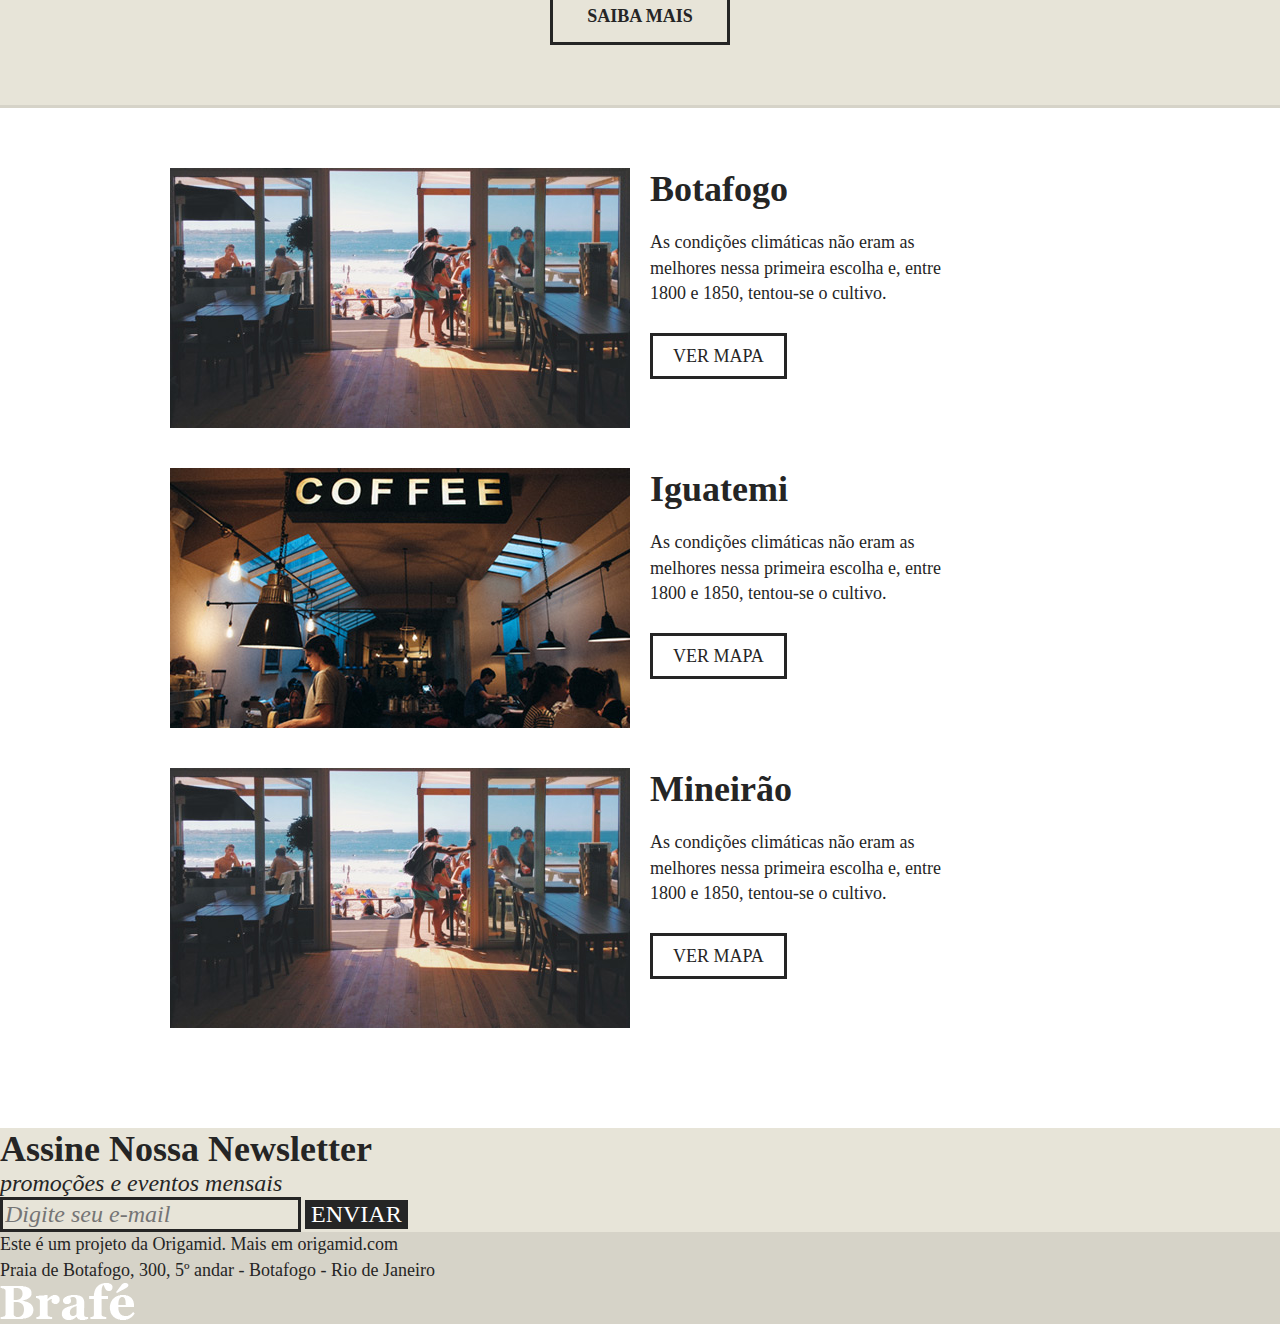
<file: brafe-flexbox/index.html>
<!DOCTYPE html>
<html>
<head>
	<title>Brafé 1</title>
	<meta charset="utf-8">
	<meta name="viewport" content="width=device-width, initial-scale=1, shrink-to-fit=no">
	<link rel="stylesheet" type="text/css" href="css/style.css">
</head>
<body>
	
	<header class="menu">
		<div class="container container-menu">
			<a class="menu-logo" href="#"><img src="img/brafe.png" alt="Brafé"></a>	
			<nav class="menu-nav">
				<ul>
					<li><a href="#">Sobre</a></li>
					<li><a href="#">Produtos</a></li>
					<li><a href="#">Portfólio</a></li>
					<li><a href="#">Contato</a></li>
				</ul>
			</nav>
		</div>
	</header>
	
	<main class="intro">
		<h1>Cafés com a cara<br>do Brasil</h1>
		<p>Direto das fazendas de Minas Gerais</p>
	</main>
	
	<section class="sobre">
		<h2>Uma Mistura de</h2>
		<div class="container">
			<div class="sobre-item">
				<img src="img/cafe-1.jpg">
				<h3>amor</h3>
			</div>
			<div class="sobre-item">
				<img src="img/cafe-2.jpg">
				<h3>perfeição</h3>
			</div>
		</div>
		<p>O café é uma bebida produzida a partir dos grãos torrados do fruto do cafeeiro. É servido tradicionalm
aente quente, mas também pode ser consumido gelado. Ele é um estimulante, por possuir cafeína — geralmente 80 a 140 mg para cada 207 ml dependendo do método de preparação.</p>
	</section>
	
	<section class="produtos">
		<div class="container">
			<div class="produtos-item">
				<h2 class="produtos-paulista">Paulista</h2>
				<p>As condições climáticas não eram as melhores nessa primeira escolha e, entre 1800 e 1850, tentou-se o cultivo noutras regiões: o João Alberto Castelo Branco trouxe mudas do Pará</p>
			</div>
			<div class="produtos-item">
				<h2 class="produtos-carioca">Carioca</h2>
				<p>As condições climáticas não eram as melhores nessa primeira escolha e, entre 1800 e 1850, tentou-se o cultivo noutras regiões: o João Alberto Castelo Branco trouxe mudas do Pará</p>
			</div>
			<div class="produtos-item">
				<h2 class="produtos-mineiro">Mineiro</h2>
				<p>As condições climáticas não eram as melhores nessa primeira escolha e, entre 1800 e 1850, tentou-se o cultivo noutras regiões: o João Alberto Castelo Branco trouxe mudas do Pará</p>
			</div>
		</div>
		<a class="produtos-btn" href="#">Saiba Mais</a>
	</section>
	
	<section class="locais">
		<div class="locais-item container">
			<div class="locais-img"><img src="img/botafogo.jpg" alt="Brafé unidade Botafogo"></div>
			<div class="locais-info">
				<h2>Botafogo</h2>
				<p>As condições climáticas não eram as melhores nessa primeira escolha e, entre 1800 e 1850, tentou-se o cultivo.</p>
				<a href="#">Ver Mapa</a>
			</div>
		</div>
		
		<div class="locais-item container">
			<div class="locais-img"><img src="img/iguatemi.jpg" alt="Brafé unidade Iguatemi"></div>
			<div class="locais-info">
				<h2>Iguatemi</h2>
				<p>As condições climáticas não eram as melhores nessa primeira escolha e, entre 1800 e 1850, tentou-se o cultivo.</p>
				<a href="#">Ver Mapa</a>
			</div>
		</div>
		
		<div class="locais-item container">
			<div class="locais-img"><img src="img/botafogo.jpg" alt="Brafé unidade Mineirão"></div>
			<div class="locais-info">
				<h2>Mineirão</h2>
				<p>As condições climáticas não eram as melhores nessa primeira escolha e, entre 1800 e 1850, tentou-se o cultivo.</p>
				<a href="#">Ver Mapa</a>
			</div>
		</div>
	
	</section>
	
	<section class="assine">
		<div>
			<div class="assine-info">
				<h2>Assine Nossa Newsletter</h2>
				<p>promoções e eventos mensais</p>
			</div>
			<form>
				<label>E-mail</label>
				<input type="text" placeholder="Digite seu e-mail">
				<button type="submit">Enviar</button>
			</form>
		</div>
	</section>
	
	<footer class="footer">
		<div>
			<p>Este é um projeto da Origamid. Mais em origamid.com<br>Praia de Botafogo, 300, 5º andar - Botafogo - Rio de Janeiro</p>
			<img src="img/brafe.png" alt="Brafé">
		</div>
	</footer>
	
</body>
</html>
</file>
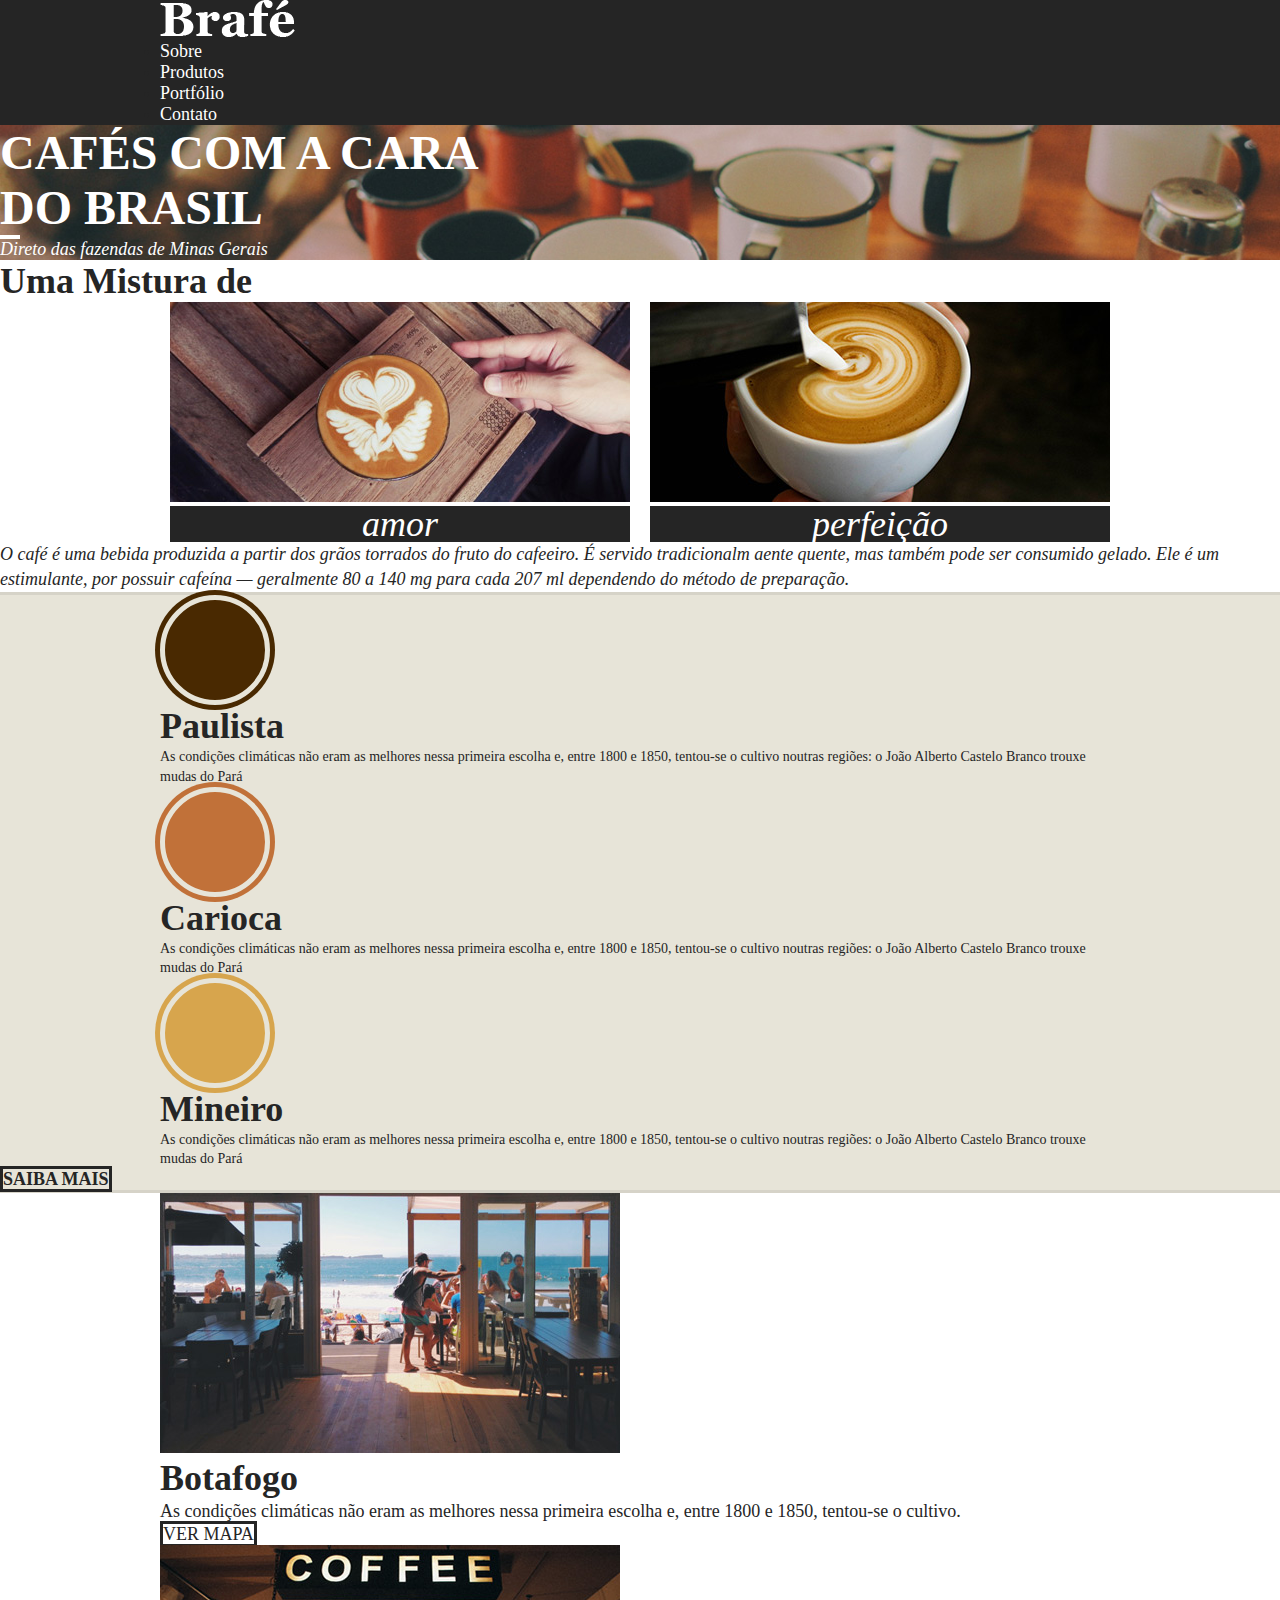
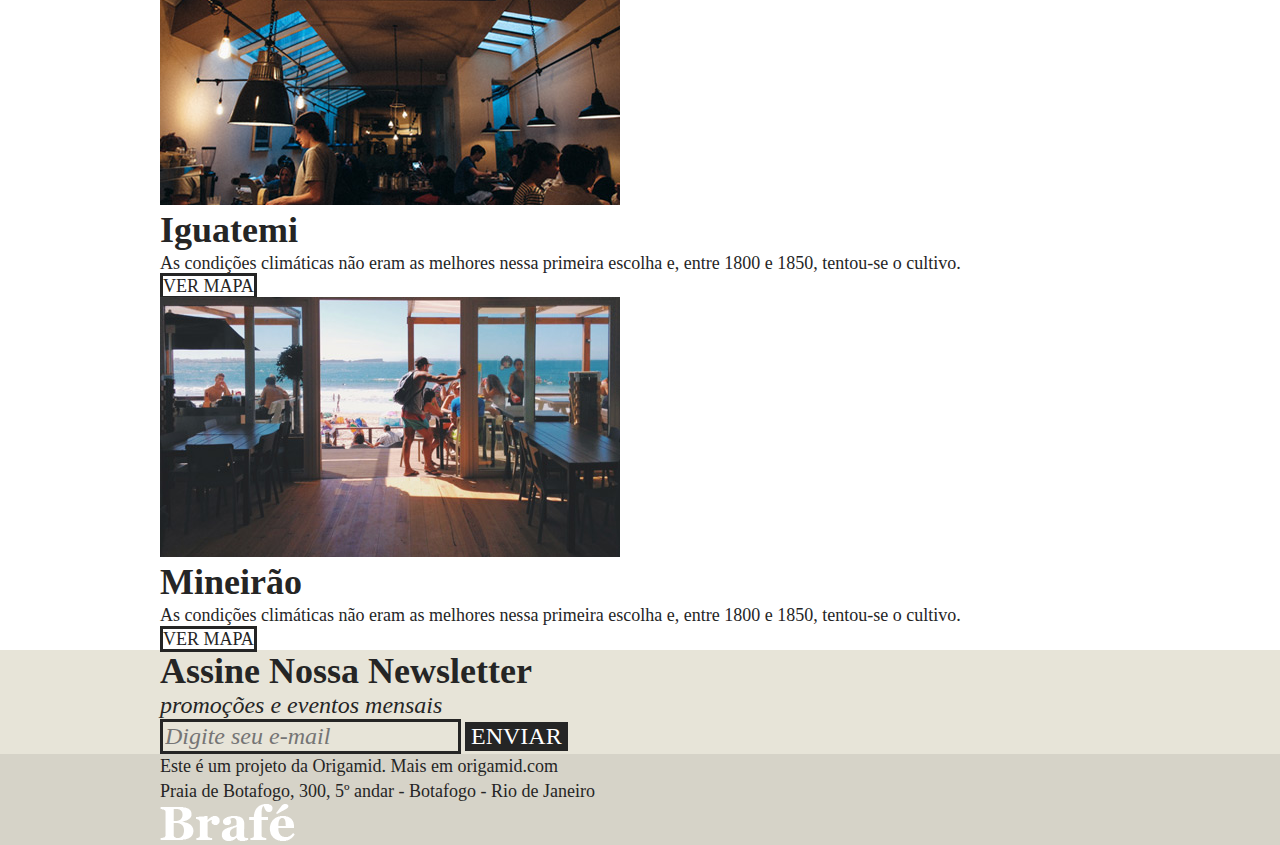
<file: brafe-grid/index.html>
<!DOCTYPE html>
<html>
<head>
	<title>Brafé 1</title>
	<meta charset="utf-8">
	<meta name="viewport" content="width=device-width, initial-scale=1, shrink-to-fit=no">
	<link rel="stylesheet" type="text/css" href="css/grid.css">
	<link rel="stylesheet" type="text/css" href="css/style.css">
</head>
<body>
	
	<header class="menu">
		<div class="container">
			<a class="menu-logo" href="#"><img src="img/brafe.png" alt="Brafé"></a>	
			<nav class="menu-nav">
				<ul>
					<li><a href="#">Sobre</a></li>
					<li><a href="#">Produtos</a></li>
					<li><a href="#">Portfólio</a></li>
					<li><a href="#">Contato</a></li>
				</ul>
			</nav>
		</div>
	</header>
	
	<main class="intro">
		<h1>Cafés com a cara<br>do Brasil</h1>
		<p>Direto das fazendas de Minas Gerais</p>
	</main>
	
	<section class="sobre">
		<h2>Uma Mistura de</h2>
		<div class="container">
			<div class="sobre-item grid-6">
				<img src="img/cafe-1.jpg">
				<h3>amor</h3>
			</div>
			<div class="sobre-item grid-6">
				<img src="img/cafe-2.jpg">
				<h3>perfeição</h3>
			</div>
		</div>
		<p>O café é uma bebida produzida a partir dos grãos torrados do fruto do cafeeiro. É servido tradicionalm
aente quente, mas também pode ser consumido gelado. Ele é um estimulante, por possuir cafeína — geralmente 80 a 140 mg para cada 207 ml dependendo do método de preparação.</p>
	</section>
	
	<section class="produtos">
		<div class="container">
			<div class="produtos-item">
				<h2 class="produtos-paulista">Paulista</h2>
				<p>As condições climáticas não eram as melhores nessa primeira escolha e, entre 1800 e 1850, tentou-se o cultivo noutras regiões: o João Alberto Castelo Branco trouxe mudas do Pará</p>
			</div>
			<div class="produtos-item">
				<h2 class="produtos-carioca">Carioca</h2>
				<p>As condições climáticas não eram as melhores nessa primeira escolha e, entre 1800 e 1850, tentou-se o cultivo noutras regiões: o João Alberto Castelo Branco trouxe mudas do Pará</p>
			</div>
			<div class="produtos-item">
				<h2 class="produtos-mineiro">Mineiro</h2>
				<p>As condições climáticas não eram as melhores nessa primeira escolha e, entre 1800 e 1850, tentou-se o cultivo noutras regiões: o João Alberto Castelo Branco trouxe mudas do Pará</p>
			</div>
		</div>
		<a class="produtos-btn" href="#">Saiba Mais</a>
	</section>
	
	<section class="locais container">
		<div class="locais-item">
			<img src="img/botafogo.jpg" alt="Brafé unidade Botafogo">
			<div>
				<h2>Botafogo</h2>
				<p>As condições climáticas não eram as melhores nessa primeira escolha e, entre 1800 e 1850, tentou-se o cultivo.</p>
				<a href="#">Ver Mapa</a>
			</div>
		</div>
		
		<div class="locais-item">
			<img src="img/iguatemi.jpg" alt="Brafé unidade Iguatemi">
			<div>
				<h2>Iguatemi</h2>
				<p>As condições climáticas não eram as melhores nessa primeira escolha e, entre 1800 e 1850, tentou-se o cultivo.</p>
				<a href="#">Ver Mapa</a>
			</div>
		</div>
		
		<div class="locais-item">
			<img src="img/botafogo.jpg" alt="Brafé unidade Mineirão">
			<div>
				<h2>Mineirão</h2>
				<p>As condições climáticas não eram as melhores nessa primeira escolha e, entre 1800 e 1850, tentou-se o cultivo.</p>
				<a href="#">Ver Mapa</a>
			</div>
		</div>
	
	</section>
	
	<section class="assine">
		<div class="container">
			<div class="assine-info">
				<h2>Assine Nossa Newsletter</h2>
				<p>promoções e eventos mensais</p>
			</div>
			<form>
				<label>E-mail</label>
				<input type="text" placeholder="Digite seu e-mail">
				<button type="submit">Enviar</button>
			</form>
		</div>
	</section>
	
	<footer class="footer">
		<div class="container"> 
			<p>Este é um projeto da Origamid. Mais em origamid.com<br>Praia de Botafogo, 300, 5º andar - Botafogo - Rio de Janeiro</p>
			<img src="img/brafe.png" alt="Brafé">
		</div>
	</footer>
	
</body>
</html>
</file>
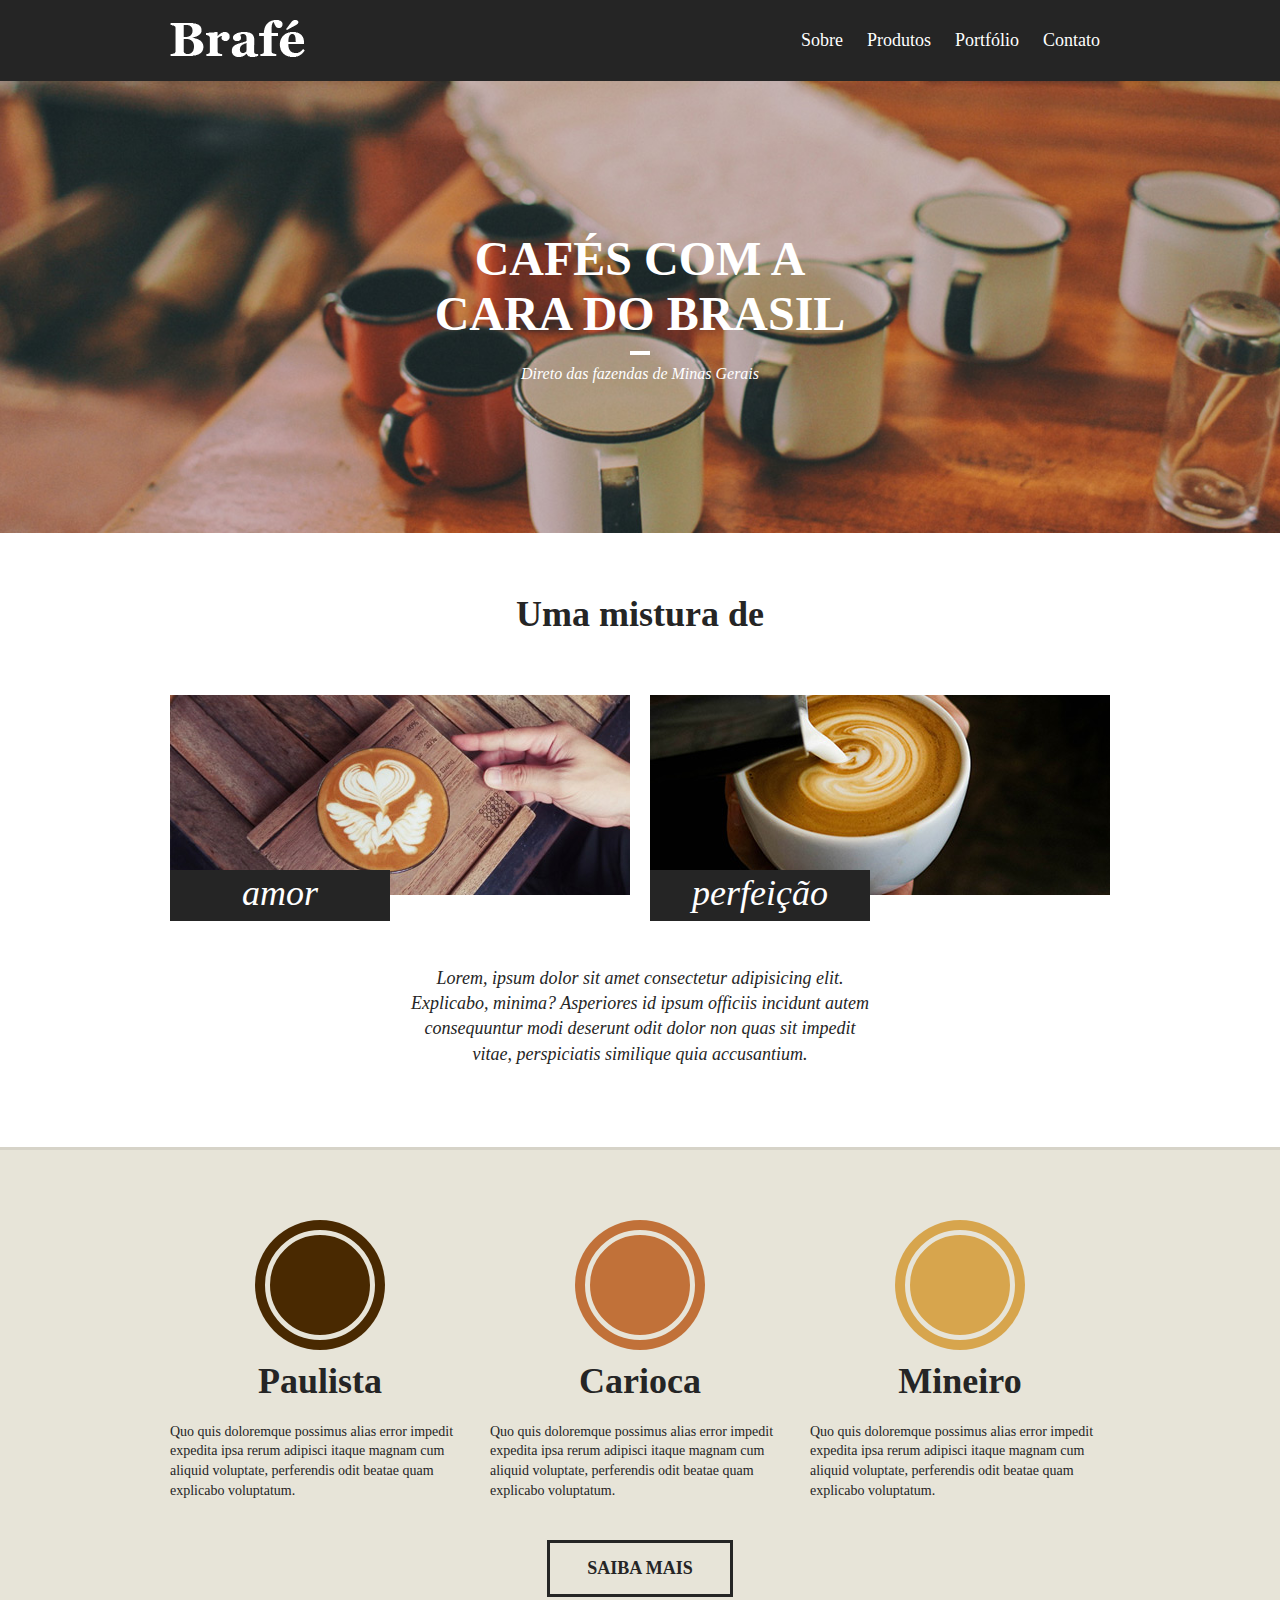
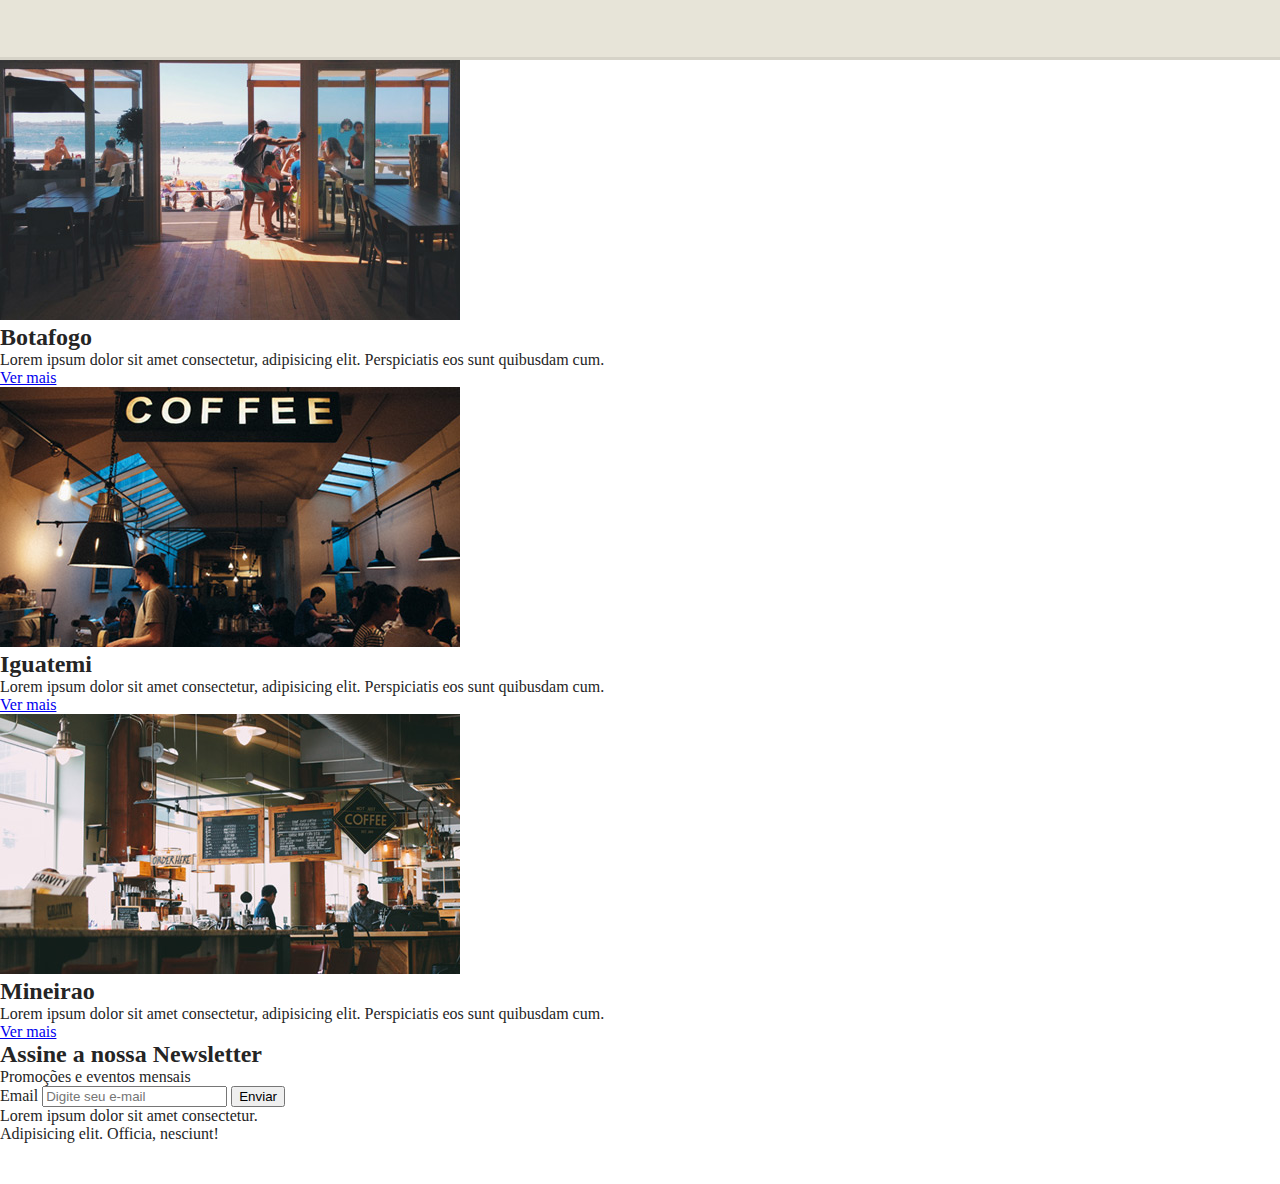
<file: brafe-puro/index.html>
<!DOCTYPE html>
<html lang="pt-BR">
<head>
  <meta charset="UTF-8">
  <meta http-equiv="X-UA-Compatible" content="IE=edge">
  <meta name="viewport" content="width=device-width, initial-scale=1.0">
  <link rel="stylesheet" href="css/style.css">
  <title>Brafé</title>
</head>
<body>

  <header class="menu">
    <div class="menu-container">
      <a class="menu-logo" href="#"><img src="images/brafe.png" alt="Brafé"></a>
      <nav class="menu-nav">
        <ul>
          <li><a href="#">Sobre</a></li>
          <li><a href="#">Produtos</a></li>
          <li><a href="#">Portfólio</a></li>
          <li><a href="#">Contato</a></li>
        </ul>
      </nav>
    </div>
  </header>

  <main class="intro">

    <h1>Cafés com a <br> cara do Brasil</h1>
    <p>Direto das fazendas de Minas Gerais</p>

  </main>

  <section class="sobre">
    <h2>Uma mistura de</h2>
    <div class="sobre-container">
      <div class="sobre-item">
        <img src="images/cafe-1.jpg" alt="">
        <h3>amor</h3>
      </div>
      <div class="sobre-item">
        <img src="images/cafe-2.jpg" alt="">
        <h3>perfeição</h3>
      </div>
    </div>
    <p>Lorem, ipsum dolor sit amet consectetur adipisicing elit. Explicabo, minima? Asperiores id ipsum officiis incidunt autem consequuntur modi deserunt odit dolor non quas sit impedit vitae, perspiciatis similique quia accusantium.</p>
  </section>

  <section class="produtos">
    <div class="produtos-container">
      <div class="produtos-item">
        <h2 class="produtos-paulista">Paulista</h2>
        <p> Quo quis doloremque possimus alias error impedit expedita ipsa rerum adipisci itaque magnam cum aliquid voluptate, perferendis odit beatae quam explicabo voluptatum.</p>
      </div>
      <div class="produtos-item">
        <h2 class="produtos-carioca">Carioca</h2>
        <p> Quo quis doloremque possimus alias error impedit expedita ipsa rerum adipisci itaque magnam cum aliquid voluptate, perferendis odit beatae quam explicabo voluptatum.</p>
      </div>
      <div class="produtos-item">
        <h2 class="produtos-mineiro">Mineiro</h2>
        <p> Quo quis doloremque possimus alias error impedit expedita ipsa rerum adipisci itaque magnam cum aliquid voluptate, perferendis odit beatae quam explicabo voluptatum.</p>
      </div>
    </div>
    <a class="produtos-btn" href="#">Saiba mais</a>
  </section>

  <section>
    <div>
      <img src="images/botafogo.jpg" alt="Brafé unidade Botafogo">
      <div>
        <h2>Botafogo</h2>
        <p>Lorem ipsum dolor sit amet consectetur, adipisicing elit. Perspiciatis eos sunt quibusdam cum.</p>
        <a href="#">Ver mais</a>
      </div>
    </div>
    <div>
      <img src="images/iguatemi.jpg" alt="Brafé unidade Botafogo">
      <div>
        <h2>Iguatemi</h2>
        <p>Lorem ipsum dolor sit amet consectetur, adipisicing elit. Perspiciatis eos sunt quibusdam cum.</p>
        <a href="#">Ver mais</a>
      </div>
    </div>
    <div>
      <img src="images/mineirao.jpg" alt="Brafé unidade Botafogo">
      <div>
        <h2>Mineirao</h2>
        <p>Lorem ipsum dolor sit amet consectetur, adipisicing elit. Perspiciatis eos sunt quibusdam cum.</p>
        <a href="#">Ver mais</a>
      </div>
    </div>
  </section>

  <section>
    <div>
      <div>
        <h2>Assine a nossa Newsletter</h2>
        <p>Promoções e eventos mensais</p>
      </div>
      <form action="">
        <label for="email">Email</label>
        <input type="text" placeholder="Digite seu e-mail">
        <button type="submit">Enviar</button>
      </form>
    </div>
  </section>

  <footer>
    <div>
      <p>Lorem ipsum dolor sit amet consectetur. <br> Adipisicing elit. Officia, nesciunt!</p>
      <img src="images/brafe.png" alt="Brafé">
    </div>
  </footer>
  
</body>
</html>
</file>
<file: brafe-2-bootstrap/css/style.css>
body, p, h1, h2, ul, li {
	margin: 0px;
	padding: 0px;
}

li {
	list-style: none;
}

body {
	font-family: Georgia, serif;
	color: #252525;
}

* {
	box-sizing: border-box;
}

/* MENU */

.header-informacoes {
	font-size: 0.875em;
	background: #d6d3c8;
	padding: 5px 0;
	text-align: center;
}

.header-logo img {
	display: block;
	margin: 40px auto;
}

.header-menu {
	border-top: 3px solid #d6d3c8;
	border-bottom: 3px solid #d6d3c8;
	text-align: center;
	margin-bottom: 40px;
	padding: 20px 0;
}

.header-menu li {
	display: inline-block;
}

.header-menu li a {
	display: block;
	padding: 5px 10px 5px 0;
	text-decoration: none;
	color: #252525;
	font-size: 1.125em;
}

.header-menu li a::before {
	content: '•';
	padding-right: 10px;
}

.header-menu li:first-child a::before {
	content: '';
}

/* FILTRO */

.filtro {
	background: #e7e4d8;
	border: 3px solid #d6d3c8;
	padding: 20px;
	align-self: flex-start;
}

@media screen and (max-width:768px) {
	.filtro{
		display: none;
	}
}

.filtro h2 {
	font-size: 1.125em;
	padding: 10px 0;
	font-weight: bold;
}

.filtro ul {
	border-top: 3px solid #c0beb4;
	border-bottom: 3px solid #c0beb4;
	padding: 10px 0;
}

.filtro li {
	font-style: italic;
	font-size: 1.125em;
	line-height: 2;
}

.filtro li::after {
	content: '';
	display: block;
	width: 20px;
	height: 20px;
	border: 3px solid #c0beb4;
	float: right;
	margin-top: 5px;
}

.sabor {
	overflow: hidden;
}

.sabor span {
	text-indent: -200px;
	display: inline-block;
	width: 15px;
	height: 15px;
	background: currentColor;
	border-radius: 50%;
	vertical-align: middle;
}

.sabor-3 {
	color: #492901;
	box-shadow: 20px 0 0 0 currentColor,
							40px 0 0 0 currentColor;
}

.sabor-4 {
	color: #c17139;
	box-shadow: 20px 0 0 0 currentColor,
							40px 0 0 0 currentColor,
							60px 0 0 0 currentColor;
}

.sabor-5 {
	color: #d7a54d;
	box-shadow: 20px 0 0 0 currentColor,
							40px 0 0 0 currentColor,
							60px 0 0 0 currentColor,
							80px 0 0 0 currentColor;
}

/*PRODUTOS*/

.produtos h1 {
	font-size: 3em;
	font-weight: normal;
}

.produtos li img {
	display: block;
	max-width: 100%;
	border: 3px solid #fff;
	box-shadow: 0 0 0 3px #252525;
	margin: 40px 3px 0 3px;
}

.produtos li span {
	background: #e7e4d8;
	padding: 10px;
	font-size: 0.875em;
	font-weight: bold;
	position: relative;
	top: -15px;;
}

.produtos li h2 {
	font-size: 0.875em;
	font-weight: normal;
}

.footer {
	background: #e7e4d8;
	text-align: center;
	padding: 60px 0;
	font-size: 1.125em;
	line-height: 1.4em;
	margin-top: 80px;
}
</file>
<file: brafe-2-flexbox/css/flex.css>
.flex{
  display: flex;
  flex-wrap: wrap;
  max-width: 960px;
  margin: 0 auto;
}

.flex-row{
  margin-left: -10px;
  margin-right: -10px;
  display: flex;
  flex-wrap: wrap;
}

.flex-item-4, .flex-item-6, .flex-item-8{
  margin-left: 10px;
  margin-right: 10px;
  align-self: flex-start;
}

.flex-item-4{
  flex: 0 0 calc(33.333% - 20px);
  max-width: calc(33.333% - 20px);
}

.flex-item-6{
  flex: 0 0 calc(50% - 20px);
  max-width: calc(50% - 20px);
}

.flex-item-8{
  flex: 0 0 calc(66.666% - 20px);
  max-width: calc(66.666% - 20px);
}

@media screen and (max-width:739px) {
  .flex{
    max-width: 300px;
    flex-direction: column;
  }
  .flex-item-4, .flex-item-8{
    margin-left: 0px;
    margin-right: 0px;
    max-width: 100%;
    align-self: auto;
  }
}
</file>
<file: brafe-2-flexbox/css/style.css>
body, p, h1, h2, ul, li {
	margin: 0px;
	padding: 0px;
}

li {
	list-style: none;
}

body {
	font-family: Georgia, serif;
	color: #252525;
}

* {
	box-sizing: border-box;
}

/* MENU */

.header-informacoes {
	font-size: 0.875em;
	background: #d6d3c8;
	padding: 5px 0;
	text-align: center;
}

.header-logo img {
	display: block;
	margin: 40px auto;
}

.header-menu {
	border-top: 3px solid #d6d3c8;
	border-bottom: 3px solid #d6d3c8;
	text-align: center;
	margin-bottom: 40px;
	padding: 20px 0;
}

.header-menu li {
	display: inline-block;
}

.header-menu li a {
	display: block;
	padding: 5px 10px 5px 0;
	text-decoration: none;
	color: #252525;
	font-size: 1.125em;
}

.header-menu li a::before {
	content: '•';
	padding-right: 10px;
}

.header-menu li:first-child a::before {
	content: '';
}

/* FILTRO */

.filtro {
	background: #e7e4d8;
	border: 3px solid #d6d3c8;
	padding: 20px;
}

@media screen and (max-width:739px) {
  .filtro{
		display: none;
	}
}

.filtro h2 {
	font-size: 1.125em;
	padding: 10px 0
}

.filtro ul {
	border-top: 3px solid #c0beb4;
	border-bottom: 3px solid #c0beb4;
	padding: 10px 0;
}

.filtro li {
	font-style: italic;
	font-size: 1.125em;
	line-height: 2;
}

.filtro li::after {
	content: '';
	display: block;
	width: 20px;
	height: 20px;
	border: 3px solid #c0beb4;
	float: right;
	margin-top: 5px;
}

.sabor {
	overflow: hidden;
}

.sabor span {
	text-indent: -200px;
	display: inline-block;
	width: 15px;
	height: 15px;
	background: currentColor;
	border-radius: 50%;
	vertical-align: middle;
}

.sabor-3 {
	color: #492901;
	box-shadow: 20px 0 0 0 currentColor,
							40px 0 0 0 currentColor;
}

.sabor-4 {
	color: #c17139;
	box-shadow: 20px 0 0 0 currentColor,
							40px 0 0 0 currentColor,
							60px 0 0 0 currentColor;
}

.sabor-5 {
	color: #d7a54d;
	box-shadow: 20px 0 0 0 currentColor,
							40px 0 0 0 currentColor,
							60px 0 0 0 currentColor,
							80px 0 0 0 currentColor;
}

/*PRODUTOS*/

.produtos h1 {
	font-size: 3em;
	font-weight: normal;
}

.produtos li img {
	display: block;
	max-width: 100%;
	border: 3px solid #fff;
	box-shadow: 0 0 0 3px #252525;
	margin: 40px 3px 0 3px;
}

.produtos li span {
	background: #e7e4d8;
	padding: 10px;
	font-size: 0.875em;
	font-weight: bold;
	position: relative;
	top: -15px;;
}

.produtos li h2 {
	font-size: 0.875em;
	font-weight: normal;
}

.footer {
	background: #e7e4d8;
	text-align: center;
	padding: 60px 0;
	font-size: 1.125em;
	line-height: 1.4em;
	margin-top: 80px;
}
</file>
<file: brafe-2-grid/css/grid.css>
.container{
  max-width: 960px;
  margin: 0 auto;
}

.container::after,
.container::before{
  content: '';
  display: table;
  clear: both;
}

.grid-1, .grid-2, .grid-3, .grid-4, .grid-5, .grid-6, .grid-7, .grid-8, .grid-9, .grid-10, .grid-11, .grid-12, .grid-mobile-6{
  margin-left: 10px;
  margin-right: 10px;
  float: left;
  display: block;
  min-height: 1px;
}

.grid-1{
  width: calc(8.333% - 20px);
}

.grid-2{
  width: calc(16.666% - 20px);
}

.grid-3{
  width: calc(25% - 20px);
}

.grid-4{
  width: calc(33.333% - 20px);
}

.grid-5{
  width: calc(41.666% - 20px);
}

.grid-6{
  width: calc(50% - 20px);
}

.grid-7{
  width: calc(58.333% - 20px)
}

.grid-8{
  width: calc(66.666% - 20px);
}

.grid-9{
  width: calc(75% - 20px);
}

.grid-10{
  width: calc(83.333% - 20px);
}

.grid-11{
  width: calc(91.666% - 20px);
}

.grid-12{
  width: calc(100% - 20px);
}

.grid-mobile-6{
  width: calc(50% - 20px);
}

.row, .row-mobile{
  margin-left: -10px;
  margin-right: -10px;
}

.row::after,
.row::before,
.row-mobile::after,
.row-mobile::before{
  display: table;
  content: '';
  clear: both;
}


@media screen and (max-width:739px) {
  .container{
    max-width: 300px;
  }
  .grid-1, .grid-2, .grid-3, .grid-4, .grid-5, .grid-6, .grid-7, .grid-8, .grid-9, .grid-10, .grid-11, .grid-12{
    margin-left: 0px;
    margin-right: 0px;
    float: none;
    width: 100%;
  }
  .row{
    margin-left: 0;
    margin-right: 0;
  }
}
</file>
<file: brafe-2-grid/css/style.css>
body, p, h1, h2, ul, li {
	margin: 0px;
	padding: 0px;
}

li {
	list-style: none;
}

body {
	font-family: Georgia, serif;
	color: #252525;
}

* {
	box-sizing: border-box;
}

/* MENU */

.header-informacoes {
	font-size: 0.875em;
	background: #d6d3c8;
	padding: 5px 0;
	text-align: center;
}

.header-logo img {
	display: block;
	margin: 40px auto;
}

.header-menu {
	border-top: 3px solid #d6d3c8;
	border-bottom: 3px solid #d6d3c8;
	text-align: center;
	margin-bottom: 40px;
	padding: 20px 0;
}

.header-menu li {
	display: inline-block;
}

.header-menu li a {
	display: block;
	padding: 5px 10px 5px 0;
	text-decoration: none;
	color: #252525;
	font-size: 1.125em;
}

.header-menu li a::before {
	content: '•';
	padding-right: 10px;
}

.header-menu li:first-child a::before {
	content: '';
}

/* FILTRO */

.filtro {
	background: #e7e4d8;
	border: 3px solid #d6d3c8;
	padding: 20px;
}

@media screen and (max-width:739px) {
	.filtro{
		display: none;
	}
}

.filtro h2 {
	font-size: 1.125em;
	padding: 10px 0
}

.filtro ul {
	border-top: 3px solid #c0beb4;
	border-bottom: 3px solid #c0beb4;
	padding: 10px 0;
}

.filtro li {
	font-style: italic;
	font-size: 1.125em;
	line-height: 2;
}

.filtro li::after {
	content: '';
	display: block;
	width: 20px;
	height: 20px;
	border: 3px solid #c0beb4;
	float: right;
	margin-top: 5px;
}

.sabor {
	overflow: hidden;
}

.sabor span {
	text-indent: -200px;
	display: inline-block;
	width: 15px;
	height: 15px;
	background: currentColor;
	border-radius: 50%;
	vertical-align: middle;
}

.sabor-3 {
	color: #492901;
	box-shadow: 20px 0 0 0 currentColor,
							40px 0 0 0 currentColor;
}

.sabor-4 {
	color: #c17139;
	box-shadow: 20px 0 0 0 currentColor,
							40px 0 0 0 currentColor,
							60px 0 0 0 currentColor;
}

.sabor-5 {
	color: #d7a54d;
	box-shadow: 20px 0 0 0 currentColor,
							40px 0 0 0 currentColor,
							60px 0 0 0 currentColor,
							80px 0 0 0 currentColor;
}

/*PRODUTOS*/

.produtos h1 {
	font-size: 3em;
	font-weight: normal;
}

.produtos li img {
	display: block;
	max-width: 100%;
	border: 3px solid #fff;
	box-shadow: 0 0 0 3px #252525;
	margin: 40px 3px 0 3px;
}

.produtos li span {
	background: #e7e4d8;
	padding: 10px;
	font-size: 0.875em;
	font-weight: bold;
	position: relative;
	top: -15px;;
}

.produtos li h2 {
	font-size: 0.875em;
	font-weight: normal;
}

.footer {
	background: #e7e4d8;
	text-align: center;
	padding: 60px 0;
	font-size: 1.125em;
	line-height: 1.4em;
	margin-top: 80px;
}
</file>
<file: brafe-2-puro/style.css>
body, p, h1, h2, ul, li{
  margin: 0;
  padding: 0;
}

li{
  list-style: none;
}

body{
  font-family: Georgia, 'Times New Roman', Times, serif;
  color: #252525;
}

*{
  box-sizing: border-box;
}

/* menu */

.header-informacoes{
  font-size: 0.875em;
  background-color: #d6d3c8;
  padding: 5px 0;
  text-align: center;
  text-transform: capitalize;
}

.header-logo img{
  display: block;
  margin: 40px auto;
}

.header-menu{
  border-top: 3px solid #d6d3c8;
  border-bottom: 3px solid #d6d3c8;
  text-align: center;
  margin-bottom: 40px;
  padding: 20px 0;
}

.header-menu li{
  display: inline-block;
}

.header-menu li a{
  display: block;
  padding: 5px 10px 5px 0;
  text-decoration: none;
  color: #252525;
  font-size: 1.125em;
}

.header-menu li a::before{
  content: '·';
  padding-right: 10px;
}

.header-menu li:first-child a::before{
  content: '';
}

/* conteúdo */

.container{
  max-width: 960px;
  margin: 0 auto;
}

.container::after,
.container::before{
  content: '';
  display: table;
  clear: both;
}

@media screen and (min-width: 740px) and (max-width:980px) {
  .container{
    max-width: 720px;
  }
}

@media screen and (max-width:739px) {
  .container{
    max-width: 300px;
  }
}

/* filtro */

.filtro{
  background-color: #e7e4d8;
  border: 3px solid #d6d3c8;
  width: 300px;
  margin: 0 10px;
  padding: 20px;
  float: left;
}

@media screen and (min-width: 740px) and (max-width:980px) {
  .filtro{
    width: 220px;
  }
}

@media screen and (max-width:739px) {
  .filtro{
    display: none;
  }
}

.filtro h2{
  text-transform: capitalize;
  font-size: 1.125em;
  padding: 10px 0;
}

.filtro ul{
  border-top: 3px solid #c0beb4;
  border-bottom: 3px solid #c0beb4;
  padding: 10px 0;
}

.filtro li{
  text-transform: capitalize;
  font-size: 1.125em;
  font-style: italic;
  line-height: 2;
}

.filtro li::after{
  content: '';
  display: block;
  width: 20px;
  height: 20px;
  border: 3px solid #c0beb4;
  float: right;
  margin-top: 5px;
}

.sabor{
  overflow: hidden;
}

.sabor span{
  text-indent: -250px;
  display: inline-block;
  width: 15px;
  height: 15px;
  border-radius: 50%;
  vertical-align: middle;
  background: currentColor;
}

.sabor-3{
  color: #492901;
  box-shadow: 20px 0 0 0 currentColor, 40px 0 0 0 currentColor;
}

.sabor-4{
  color: #c17139;
  box-shadow: 20px 0 0 0 currentColor, 40px 0 0 0 currentColor, 60px 0 0 0 currentColor;
}

.sabor-5{
  color: #d7a54d;
  box-shadow: 20px 0 0 0 currentColor, 40px 0 0 0 currentColor, 60px 0 0 0 currentColor, 80px  0 0 0 currentColor;
}

/* produtos */

.produtos{
  width: 620px;
  margin: 0 10px;
  float: left;
}

.produtos h1{
  font-size: 3em;
  font-weight: normal;
}

.produtos li{
  width: 300px;
  float: left;
}

.produtos li:nth-child(even){
  margin-left: 20px;
}

.produtos li img{
  display: block;
  max-width: 100%;
  border: 3px solid white;
  box-shadow: 0 0 0 3px #252525;
  margin: 40px 3px 0 3px;
}

.produtos li span{
  background-color: #e7e4d8;
  padding: 10px;
  font-size: .875em;
  font-weight: bold;
  position: relative;
  top: -15px;
}

.produtos li h2{
  font-size: .875em;
  font-weight: normal;
}

@media screen and (min-width: 740px) and (max-width:980px) {
  .produtos{
    width: 460px;
  }
  .produtos li{
    width: 220px;
  }
}

@media screen and (max-width:739px) {
  .produtos{
    width: 300px;
    margin: 0;
  }
  .produtos li{
    width: 140px;
  }
}

.footer{
  background-color: #e7e4d8;
  text-align: center;
  padding: 60px 0;
  font-size: 1.125em;
  line-height: 1.4em;
  margin-top: 80px;
}
</file>
<file: brafe-3-bootstrap/css/style.css>
body, p, h1, ul, li {
	padding: 0px;
	margin: 0px;
}

li {
	list-style: none;
}

body {
	font-family: Georgia, serif;
	color: #252525;
	background: #e7e4d8;
}

* {
	box-sizing: border-box;
}

img {
	display: block;
	max-width: 100%;
}

a {
	text-decoration: none;
}

/*Header*/

.header {
	background: #d6d3c8;
	padding: 20px 0;
}

.header-menu ul{
	display: flex;
	flex-wrap: wrap;
}

.header-menu li a {
	color: #252525;
	font-size: 1.125em;
	padding: 0 10px;
}

.header-menu li:first-child a {
	padding-left: 0px;
}

@media (max-width: 739px) {
	.header-menu ul{
		margin-top: 10px;
	}
}

/*MAIN*/


/*SIDE NAV*/

.side-nav {
	background: #252525;
}

.side-nav li a {
	display: block;
	color: #fff;
	border-bottom: 2px solid #484846;
	font-size: 1.125em;
	padding: 20px;
}

.side-nav li a::before {
	content: '';
	display: inline-block;
	width: 24px;
	height: 24px;
	top: 5px;
	margin-right: 15px;
	position: relative;
	background-image: url('../img/icones.png');
}

.nav-contabilidade::before {
	background-position: 0 0;
}

.nav-produtos::before {
	background-position: 0 -24px;
}

.nav-paginas::before {
	background-position: 0 calc(-24px * 2);
}

.nav-plugins::before {
	background-position: 0 calc(-24px * 3);
}

.nav-formularios::before {
	background-position: 0 calc(-24px * 4);
}

.nav-hospedagens::before {
	background-position: 0 calc(-24px * 5);
}

@media (min-width: 740px) and (max-width: 980px) {
	
}

@media (max-width: 739px) {
	
}

/* Produtos */

.produtos {
	
}

.produtos h1 {
	font-size: 2.25em;
	font-weight: bold;
}

.adicionar-produtos {
	background: #c17139;
	color: #e7e4d8;
	font-size: 1.125em;
	font-family: Courier, monospace;
	text-transform: uppercase;
	padding: 15px 20px;
	border-radius: 4px;
	text-align: center;
}


.produtos-item {
	background: #fff;
	box-shadow: 0 1px 3px 0 rgba(0,0,0,.35);
	margin-top: 20px;
	position: relative;
}


.produtos-item a {
	width: 24px;
	height: 24px;
	overflow: hidden;
	text-indent: -200px;
	position: absolute;
	right: 20px;
	top: 10px;
	background: url('../img/edit.svg') no-repeat;
}

.produtos-item a:hover {
	background: url('../img/edit-hover.svg') no-repeat;
}

.produtos-item ul {
	padding: 0 20px;
}

.produtos-item li {
	padding: 10px 0;
	font-size: 1.125em;
	font-family: Courier, monospace;
	border-bottom: 1px solid #e7e4d8;
}

.produtos-item li:last-child {
	border: none;
}

.produtos-item span {
	font-weight: bold;
	width: 70px;
	display: inline-block;
}

@media (max-width: 767px) {
	.side-nav{
		background: none;
	}
	.side-nav ul{
		margin-top: 10px;
		display: flex;
		flex-wrap: wrap;
	}
	.side-nav li{
		margin-right: 10px;
		margin-bottom: 10px;
	}
	.side-nav::before{
		top: 0;
		margin: 0;
	}
	.side-nav li a{
		width: 44px;
		height: 44px;
		overflow: hidden; 
		padding: 10px;
		border: none;
		background: #252525;
		border-radius: 4px;
	}
}

/*Footer*/

.footer {
	background: #D6D3C8;
	text-align: center;
	padding: 60px 0;
	font-size: 1.125em;
	line-height: 1.4em;
}
</file>
<file: brafe-3-flexbox/css/style.css>
body, p, h1, ul, li {
	padding: 0px;
	margin: 0px;
}

li {
	list-style: none;
}

body {
	font-family: Georgia, serif;
	color: #252525;
	background: #e7e4d8;
}

* {
	box-sizing: border-box;
}

img {
	display: block;
	max-width: 100%;
}

a {
	text-decoration: none;
}

/*Header*/

.header {
	background: #d6d3c8;
	padding: 20px;
	display: flex;
}

.header-logo{
	flex: 1;
}

.header-menu ul{
	display: flex;
	flex-wrap: wrap;
}

.header-menu li a {
	color: #252525;
	font-size: 1.125em;
	padding: 0 10px;
}

.header-menu li:first-child a {
	padding-left: 0px;
}

@media (max-width: 739px) {
	.header{
		flex-direction: column;
	}
	.header-menu ul {
		margin-top: 10px;
	}
}

/*MAIN*/

.main-container{
	display: flex;
}

/*SIDE NAV*/

.side-nav {
	background: #252525;
	flex: 1;
	max-width: 300px;
	margin-right: 10px;
}

.side-nav li a {
	display: block;
	color: #fff;
	border-bottom: 2px solid #484846;
	font-size: 1.125em;
	padding: 20px;
}

.side-nav li a::before {
	content: '';
	display: inline-block;
	width: 24px;
	height: 24px;
	top: 5px;
	margin-right: 15px;
	position: relative;
	background-image: url('../img/icones.png');
}

.nav-contabilidade::before {
	background-position: 0 0;
}

.nav-produtos::before {
	background-position: 0 -24px;
}

.nav-paginas::before {
	background-position: 0 calc(-24px * 2);
}

.nav-plugins::before {
	background-position: 0 calc(-24px * 3);
}

.nav-formularios::before {
	background-position: 0 calc(-24px * 4);
}

.nav-hospedagens::before {
	background-position: 0 calc(-24px * 5);
}


@media (max-width: 739px) {
	.main-container{
		flex-direction: column;
	}
	.side-nav{
		margin: 10px;
		background: none;
		max-width: 100%;
	}	
	.side-nav ul{
		display: flex;
		flex-wrap: wrap;
	}
	.side-nav li{
		margin-top: 10px;
		margin-right: 10px;
	}
	.side-nav::before{
		top: 0;
		margin: 0;
	}
	.side-nav li a{
		width: 44px;
		height: 44px;
		overflow: hidden;
		border: none;
		padding: 10px;
		color: #252525;
		background-color: #252525;
		border-radius: 4px;
	}
}

/* Produtos */

.produtos {
	flex: 1;
	padding: 20px 10px;
}

.produtos header{
	display: flex;
}

.produtos h1 {
	font-size: 2.25em;
	flex-grow: 1;
	margin-right: 20px;
}

.adicionar-produtos {
	background: #c17139;
	color: #e7e4d8;
	font-size: 1.125em;
	font-family: Courier, monospace;
	text-transform: uppercase;
	padding: 15px 20px;
	border-radius: 4px;
	text-align: center;
}


.produtos-item {
	background: #fff;
	box-shadow: 0 1px 3px 0 rgba(0,0,0,.35);
	margin-top: 20px;
	position: relative;
	display: flex;
}

.produtos-item a {
	width: 24px;
	height: 24px;
	overflow: hidden;
	text-indent: -200px;
	position: absolute;
	right: 20px;
	top: 10px;
	background: url('../img/edit.svg') no-repeat;
}

.produtos-item a:hover {
	background: url('../img/edit-hover.svg') no-repeat;
}

.produtos-item img{
	align-self: flex-start;
}

.produtos-item ul {
	padding: 0 20px;
}

.produtos-item li {
	padding: 10px 0;
	font-size: 1.125em;
	font-family: Courier, monospace;
	border-bottom: 1px solid #e7e4d8;
}

.produtos-item li:last-child {
	border: none;
}

.produtos-item span {
	font-weight: bold;
	width: 70px;
	display: inline-block;
}

@media (max-width: 739px) {
	.produtos header{
		flex-direction: column;
	}
	.produtos-item{
		flex-direction: column;
	}
}

/*Footer*/

.footer {
	background: #D6D3C8;
	text-align: center;
	padding: 60px 0;
	font-size: 1.125em;
	line-height: 1.4em;
}
</file>
<file: brafe-3-puro/style.css>
body, p, h1, ul, li{
  padding: 0;
  margin: 0;
}

li{
  list-style: none;
}

body{
  font-family: Georgia, 'Times New Roman', Times, serif;
  color: #252525;
  background-color: #e7e4d8;
}

*{
  box-sizing: border-box;
}

img{
  max-width: 100%;
  display: block;
}

a{
  text-decoration: none;
}

/* header */

.header{
  background-color: #d6d3c8;
  padding: 20px;
}

.header::after,
.header::before{
  content: '';
  display: table;
  clear: both;
}

.header-logo{
  float: left;
}

.header-menu ul{
  float: right;
}

.header-menu li{
  display: inline-block;
}

.header-menu li a{
  color: #252525;
  text-transform: capitalize;
  font-size: 1.125em;
  padding: 0 10px;
}

.header-menu li:first-child a{
  padding-left: 0;
}

@media screen and (max-width: 739px) {
  .header-logo{
    float: none;
  }
  .header-menu ul{
    float: none;
    margin-top: 10px;
  }
}

/* main */

.main-container{
  display: flex;
}

@media screen and (max-width: 739px) {
  .main-container{
    flex-direction: column;
  }
}

/* sidenav */

.sidenav{
  width: 300px;
  background-color: #252525;
}

.sidenav li a{
  display: block;
  color: #fff;
  border-bottom: 2px solid #484846;
  font-size: 1.125em;
  padding: 20px;
  text-transform: capitalize;
}

.sidenav li a::before{
  content: '';
  display: inline-block;
  position: relative;
  top: 5px;
  margin-right: 15px;
  width: 24px;
  height: 24px;
  background-image: url('img/icones.png');
}

.nav-contabilidade::before{
  background-position-y: 0px;
}

.nav-produtos::before{
  background-position-y: -24px;
}

.nav-paginas::before{
  background-position-y: -48px;
}

.nav-plugins::before{
  background-position-y: -72px;
}

.nav-formularios::before{
  background-position-y: -96px;
}

.nav-hospedagens::before{
  background-position-y: -120px;
}

@media screen and (min-width:740px) and (max-width: 980px) {
  .sidenav{
    width: 200px;
  }
}


@media screen and (max-width: 739px) {
  .sidenav{
    margin: 20px 0 0 20px;
    background: none;
    width: auto;
  }
  .sidenav li{
    display: inline-block;
  }
  .sidenav li a::before{
    display: block;
    margin: 0;
    top: 0;
  }
  .sidenav li a{
    width: 44px;
    height: 44px;
    overflow: hidden;
    padding: 10px;
    border: none;
    color: #252525;
    background-color: #252525;
  }
}

/* produtos */

.produtos{
  width: calc(100% - 300px);
  margin: 0 auto;
  max-width: 960px;
  padding: 20px;
}

.produtos header::after,
.produtos header::before{
  content: '';
  display: table;
  clear: both;
}

.produtos h1{
  font-size: 2.25em;
  float: left;
}

.adicionar-produtos{
  background-color: #c17139;
  color: #e7e4d8;
  font-size: 1.125em;
  font-family: 'Courier New', Courier, monospace;
  text-transform: uppercase;
  padding: 15px 20px;
  border-radius: 4px;
  float: right;
  text-align: center;
}

.produtos-item{
  background-color: #fff;
  box-shadow: 0 1px 3px 0 rgba(0, 0, 0, .35);
  margin-top: 20px;
  position: relative;
}

.produtos-item::before,
.produtos-item::after{
  display: table;
  content: '';
  clear: both;
}

.produtos-item img{
  float: left;
}

.produtos-item a{
  width: 24px;
  height: 24px;
  text-indent: -200px;
  overflow: hidden;
  position: absolute;
  background: url(./img/edit.svg) no-repeat;
  right: 20px;
  top: 10px;
}

.produtos-item a:hover{
  background: url(img/edit-hover.svg) no-repeat;
}

.produtos-item ul{
  float: left;
  padding: 0 20px;
  width: calc(100% - 140px);
}

.produtos-item li{
  border-bottom: 1px solid #e7e4d8;
  padding: 10px 0;
  font-family: 'Courier New', Courier, monospace;
  font-size: 1.125em;
}

.produtos-item li:last-child{
  border-bottom: none;
}

.produtos-item span{
  font-weight: bold;
  width: 70px;
  display: inline-block;
}

@media screen and (min-width:740px) and (max-width: 980px) {
  .produtos{
    width: calc(100% - 200px);
  }
}


@media screen and (max-width: 739px) {
  .produtos{
    width: 100%;
  }
  .produtos h1{
    float: none;
  }
  .adicionar-produtos{
    float: none;
    display: inline-block;
    margin: 10px 0;
  }
  .produtos-item img{
    float: none;
  }
  .produtos-item ul{
    float: none;
    width: 100%;
  }
}

/* footer */

.footer{
  background-color: #d6d3c8;
  text-align: center;
  padding: 60px 0;
  font-size: 1.125em;
  line-height: 1.4em;
}
</file>
<file: brafe-grid/css/grid.css>
.container{
  max-width: 960px;
  margin: 0 auto;
}

.container::after,
.container::before{
  content: '';
  display: table;
  clear: both;
}

.grid-1, .grid-2, .grid-3, .grid-4, .grid-5, .grid-6, .grid-7, .grid-8, .grid-9, .grid-10, .grid-11, .grid-12{
  margin-left: 10px;
  margin-right: 10px;
  float: left;
  display: block;
  min-height: 1px;
}

.grid-1{
  width: calc(8.333% - 20px);
}

.grid-2{
  width: calc(16.666% - 20px);
}

.grid-3{
  width: calc(25% - 20px);
}

.grid-4{
  width: calc(33.333% - 20px);
}

.grid-5{
  width: calc(41.666% - 20px);
}

.grid-6{
  width: calc(50% - 20px);
}

.grid-7{
  width: calc(58.333% - 20px)
}

.grid-8{
  width: calc(66.666% - 20px);
}

.grid-9{
  width: calc(75% - 20px);
}

.grid-10{
  width: calc(83.333% - 20px);
}

.grid-11{
  width: calc(91.666% - 20px);
}

.grid-12{
  width: calc(100% - 20px);
}

@media screen and (max-width:739px) {
  .container{
    max-width: 300px;
  }
  .grid-1, .grid-2, .grid-3, .grid-4, .grid-5, .grid-6, .grid-7, .grid-8, .grid-9, .grid-10, .grid-11, .grid-12{
    margin-left: 0px;
    margin-right: 0px;
    float: none;
    width: 100%;
  }
}
</file>
<file: brafe-bootstrap/css/style.css>
/* Reset */

body, h1, h2, h3, p, ul {
	padding: 0px;
	margin: 0px;
}

body {
	font-family: Georgia, serif;
	color: #252525;
}

img{
	display: block;
	max-width: 100%;
}

* {
	box-sizing: border-box;
}

/* Menu */

.menu {
	background: #252525;
	padding: 20px 0;
}

.menu-nav a {
	text-decoration: none;
	color: #fff;
	font-size: 1.125em;
}

.menu-nav ul{
	float: right;
	list-style: none;
}

.menu-nav ul li{
	display: inline-block;
}

.menu-nav ul li a{
	display: inline-block;
	padding: 10px;
	margin-left: 10px;
}

@media screen and (max-width:770px) {
	.menu-nav ul{
		float: none;
	}
	.menu-nav ul li a{
		padding-left: 0;
		margin-left: 0;
	}
}

/* Intro */

.intro {
	background: url('../img/bg-intro.jpg') no-repeat center center;
	background-size: cover;
	color: #fff;
	padding: 150px 0;
	text-align: center;
}

.intro h1 {
	text-transform: uppercase;
	font-size: 3em;
	font-weight: bold;
}

.intro h1::after {
	content: '';
	display: block;
	width: 20px;
	height: 4px;
	background: #fff;
	margin: 20px auto;
}

.intro p {
	font-style: italic;
	font-size: 1.125em;
}

@media screen and (max-width:770px) {
	.intro{
		padding: 60px 0;
	}
}

/* Sobre */

.sobre{
	padding-top: 60px;
	padding-bottom: 60px;
}

.sobre h2 {
	font-size: 2.25em;
	text-align: center;
	margin-bottom: 60px;
	font-weight: bold;
}

.sobre-item h3 {
	font-size: 2.25em;
	line-height: 1em;
	background: #252525;
	color: #fff;
	font-style: italic;
	font-weight: normal;
	text-align: center;
	position: relative;
	width: 220px;
	padding: 5px 0 10px;
	top: -25px;
}

.sobre > p {
	font-size: 1.125em;
	line-height: 1.4em;
	font-style: italic;
	max-width: 460px;
	text-align: center;
	margin: 20px auto;
}

/* Produtos */

.produtos {
	background: #e7e4d8;
	border-top: 3px solid #d6d3c8;
	border-bottom: 3px solid #d6d3c8;
	padding-top: 60px;
	padding-bottom: 60px;
}

.produtos-item{
	margin-bottom: 40px;
}

.produtos-item h2 {
	font-size: 2.25em;
	text-align: center;
	margin-bottom: 20px;
	font-weight: bold;
}

.produtos-item h2::before {
	content: '';
	display: block;
	width: 100px;
	height: 100px;
	background: currentColor;
	border-radius: 50%;
	border: 5px solid #e7e4d8;
	box-shadow: 0 0 0 5px currentColor;
	margin: 20px auto;
}

h2.produtos-paulista::before {
	color: #492901;
}

h2.produtos-carioca::before {
	color: #c17139;
}

h2.produtos-mineiro::before {
	color: #d7a54d;
}

.produtos-item p {
	font-size: 0.875em;
	line-height: 1.4em;
}

.produtos-btn {
	border: 3px solid #252525;
	color: #252525;
	text-decoration: none;
	text-align: center;
	font-size: 1.125em;
	font-weight: bold;
	text-transform: uppercase;
	width: 180px;
	display: block;
	margin: 20px auto 0;
	padding: 15px 0;
}

.produtos-btn:hover{
	text-decoration: none;
	color: #252525;
}

/* Locais */

.locais{
	padding-top: 60px;
	padding-bottom: 60px;
}

.locais-item{
	margin-bottom: 40px;
}

.locais-item h2 {
	font-size: 2.25em;
	margin-bottom: 20px;
	font-weight: bold;
}

.locais-item p {
	font-size: 1.125em;
	line-height: 1.4em;
	max-width: 320px;
	margin-bottom: 20px;
}

.locais-item a {
	font-size: 1.125em;
	text-transform: uppercase;
	text-decoration: none;
	border: 3px solid;
	color: #252525;
	padding: 10px 20px;
}

/* Assine */

.assine {
	background: #e7e4d8;
	padding-top: 60px;
	padding-bottom: 60px;
}

.assine-info h2 {
	font-size: 2.25em;
	font-weight: bold;
}

.assine form{
	margin-top: 10px;
	display: flex;
	flex-wrap: wrap;
	align-content: flex-start;
}

.assine-info p {
	font-size: 1.5em;
	font-style: italic;
}

.assine form label {
	display: none;
}

.assine input {
	border: 3px solid #252525;
	background: none;
	font-size: 1.5em;
	font-style: italic;
	font-family: Georgia, serif;
	align-self: flex-start;
	padding: 10px;
}

.assine button {
	background: #252525;
	border: none;
	font-family: Georgia, serif;
	text-transform: uppercase;
	font-size: 1.5em;
	color: #fff;
	cursor: pointer;
	align-self: flex-start;
	padding: 13px;
}

/*Footer*/

.footer {
	background: #d6d3c8;
	padding-top: 40px;
	padding-bottom: 40px;
}

.footer p {
	font-size: 1.125em;
	line-height: 1.4em;
}

.footer img{
	float: right;
}

@media screen and (max-width:768px) {
	.footer img{
		float: none;
		margin-top: 20px;
	}
}
</file>
<file: brafe-flexbox/css/style.css>
/* Reset */

body, h1, h2, h3, p, ul {
	padding: 0px;
	margin: 0px;
}

body {
	font-family: Georgia, serif;
	color: #252525;
}

* {
	box-sizing: border-box;
}

.container{
	display: flex;
	max-width: 960px;
	margin: 0 auto;
}

/* Menu */

.container-menu{
	justify-content: space-between;
	align-items: center;
	flex-wrap: wrap;
}

.menu {
	background: #252525;
	padding: 20px 0;
}

.menu-nav a {
	text-decoration: none;
	color: #fff;
	font-size: 1.125em;
}

/* .menu-nav{
	flex: 1;
} */

.menu-nav ul{
	display: flex;
	flex-wrap: wrap;
	list-style: none;
}

.menu-nav ul li a{
	padding: 20px;
}

/* Intro */

.intro {
	background: url('../img/bg-intro.jpg') no-repeat center center;
	background-size: cover;
	color: #fff;
	padding: 150px 0;
	text-align: center;

}

.intro h1 {
	text-transform: uppercase;
	font-size: 3em;
}

.intro h1::after {
	content: '';
	display: block;
	width: 20px;
	height: 4px;
	background: #fff;
	margin: 10px auto;
}

.intro p {
	font-style: italic;
	font-size: 1.125em;
}

/* Sobre */

.sobre{
	padding: 60px 0;
}

.sobre h2 {
	font-size: 2.25em;
	text-align: center;
	margin-bottom: 60px;
}

.sobre-item{
	flex: 1;
	margin: 0 10px;
}

.sobre-item img{
	max-width: 100%;
	display: block;
}

.sobre-item h3 {
	font-size: 2.25em;
	line-height: 1em;
	background: #252525;
	color: #fff;
	font-style: italic;
	font-weight: normal;
	text-align: center;
	position: relative;
	width: 220px;
	padding: 5px 0 10px;
	top: -25px;
}

.sobre > p {
	font-size: 1.125em;
	line-height: 1.4em;
	font-style: italic;
	margin: 20px auto;
	max-width: 460px;
	text-align: center;
}

/* Produtos */

.produtos {
	background: #e7e4d8;
	border-top: 3px solid #d6d3c8;
	border-bottom: 3px solid #d6d3c8;
	padding: 60px 0;
}

.produtos-item{
	margin: 0 10px 40px;
	flex: 1;
}

.produtos-item h2 {
	font-size: 2.25em;
	text-align: center;
	margin-bottom: 20px;
}

.produtos-item h2::before {
	content: '';
	display: block;
	width: 100px;
	height: 100px;
	background: currentColor;
	border-radius: 50%;
	border: 5px solid #e7e4d8;
	box-shadow: 0 0 0 5px currentColor;
	margin: 20px auto;
}

h2.produtos-paulista::before {
	color: #492901;
}

h2.produtos-carioca::before {
	color: #c17139;
}

h2.produtos-mineiro::before {
	color: #d7a54d;
}

.produtos-item p {
	font-size: 0.875em;
	line-height: 1.4em;
}

.produtos-btn {
	border: 3px solid #252525;
	color: #252525;
	text-decoration: none;
	text-align: center;
	font-size: 1.125em;
	font-weight: bold;
	text-transform: uppercase;
	width: 180px;
	display: block;
	padding: 15px 0;
	margin: 20px auto 0;
}

/* Locais */

.locais{
	padding: 60px 0;
}

.locais-item{
	margin-bottom: 40px;
}

.locais-img img{
	display: block;
	max-width: 100%;
}

.locais-img, .locais-info{
	flex: 1;
	margin: 0 10px;
}

.locais-item h2 {
	font-size: 2.25em;
	margin-bottom: 20px;
}

.locais-item p {
	font-size: 1.125em;
	line-height: 1.4em;
	max-width: 320px;
	margin-bottom: 40px;
}

.locais-item a {
	font-size: 1.125em;
	text-transform: uppercase;
	text-decoration: none;
	border: 3px solid;
	color: #252525;
	padding: 10px 20px;
}

/* Assine */

.assine {
	background: #e7e4d8;
}

.assine-info h2 {
	font-size: 2.25em;
}

.assine-info p {
	font-size: 1.5em;
	font-style: italic;
}

.assine form label {
	display: none;
}

.assine input {
	border: 3px solid #252525;
	background: none;
	font-size: 1.5em;
	font-style: italic;
	font-family: Georgia, serif;
}

.assine button {
	background: #252525;
	border: none;
	font-family: Georgia, serif;
	text-transform: uppercase;
	font-size: 1.5em;
	color: #fff;
	cursor: pointer;
}

/*Footer*/

.footer {
	background: #d6d3c8;
}

.footer p {
	font-size: 1.125em;
	line-height: 1.4em;
}
</file>
<file: brafe-grid/css/style.css>
/* Reset */

body, h1, h2, h3, p, ul {
	padding: 0px;
	margin: 0px;
}

body {
	font-family: Georgia, serif;
	color: #252525;
}

* {
	box-sizing: border-box;
}

/* Menu */

.menu {
	background: #252525;
}

.menu-nav a {
	text-decoration: none;
	color: #fff;
	font-size: 1.125em;
}

/* Intro */

.intro {
	background: url('../img/bg-intro.jpg') no-repeat center center;
	background-size: cover;
	color: #fff;
}

.intro h1 {
	text-transform: uppercase;
	font-size: 3em;
}

.intro h1::after {
	content: '';
	display: block;
	width: 20px;
	height: 4px;
	background: #fff;
}

.intro p {
	font-style: italic;
	font-size: 1.125em;
}

/* Sobre */

.sobre h2 {
	font-size: 2.25em;
}

.sobre-item h3 {
	font-size: 2.25em;
	line-height: 1em;
	background: #252525;
	color: #fff;
	font-style: italic;
	font-weight: normal;
	text-align: center;
	position: relative;
}

.sobre > p {
	font-size: 1.125em;
	line-height: 1.4em;
	font-style: italic;
}

/* Produtos */

.produtos {
	background: #e7e4d8;
	border-top: 3px solid #d6d3c8;
	border-bottom: 3px solid #d6d3c8;
}

.produtos-item h2 {
	font-size: 2.25em;
}

.produtos-item h2::before {
	content: '';
	display: block;
	width: 100px;
	height: 100px;
	background: currentColor;
	border-radius: 50%;
	border: 5px solid #e7e4d8;
	box-shadow: 0 0 0 5px currentColor;
}

h2.produtos-paulista::before {
	color: #492901;
}

h2.produtos-carioca::before {
	color: #c17139;
}

h2.produtos-mineiro::before {
	color: #d7a54d;
}

.produtos-item p {
	font-size: 0.875em;
	line-height: 1.4em;
}

.produtos-btn {
	border: 3px solid #252525;
	color: #252525;
	text-decoration: none;
	text-align: center;
	font-size: 1.125em;
	font-weight: bold;
	text-transform: uppercase;
}

/* Locais */

.locais-item h2 {
	font-size: 2.25em;
}

.locais-item p {
	font-size: 1.125em;
	line-height: 1.4em;
}

.locais-item a {
	font-size: 1.125em;
	text-transform: uppercase;
	text-decoration: none;
	border: 3px solid;
	color: #252525;
}

/* Assine */

.assine {
	background: #e7e4d8;
}

.assine-info h2 {
	font-size: 2.25em;
}

.assine-info p {
	font-size: 1.5em;
	font-style: italic;
}

.assine form label {
	display: none;
}

.assine input {
	border: 3px solid #252525;
	background: none;
	font-size: 1.5em;
	font-style: italic;
	font-family: Georgia, serif;
}

.assine button {
	background: #252525;
	border: none;
	font-family: Georgia, serif;
	text-transform: uppercase;
	font-size: 1.5em;
	color: #fff;
	cursor: pointer;
}

/*Footer*/

.footer {
	background: #d6d3c8;
}

.footer p {
	font-size: 1.125em;
	line-height: 1.4em;
}
</file>
<file: brafe-puro/css/style.css>
/* reset */
body, h1, h2, h3, p, ul{
  padding: 0px;
  margin: 0px;
}

body{
  font-family: Georgia, serif;
  color: #252525;
}

/* menu */
.menu{
  background-color: #252525;
  padding: 20px 0;
}

.menu-container{
  max-width: 960px;
  margin: 0 auto;
}

.menu-container::after, 
.menu-container::before{
  content: '';
  display: table;
  clear: both;
}

.menu-logo{
  display: block;
  float: left;
  margin-left: 10px;
}

.menu-nav{
  margin-right: 10px;
  float: right;
}

.menu-nav li{
  display: inline-block;
}

.menu-nav a{
  display: block;
  padding: 10px;
  text-decoration: none;
  color: #fff;
  font-size: 1.125em;
}

/* intro */
.intro{
  background: url(../images/bg-intro.jpg) no-repeat center center;
  background-size: cover;
  padding: 150px 0;
  text-align: center;
  color: #fff;
}

.intro h1{
  text-transform: uppercase;
  font-size: 3em;
}

.intro h1::after{
  content: '';
  display: block;
  width: 20px;
  height: 4px;
  background-color: #fff;
  margin: 10px auto;
}

.intro p{
  font-style: italic;
  font-style: 1.125em;
}

/* sobre */
.sobre{
  padding: 60px 0;
}

.sobre-container{
  max-width: 960px;
  margin: 0 auto;
}

.sobre-container::after, 
.sobre-container::before{
  content: '';
  display: table;
  clear: both;
}

.sobre h2{
  text-align: center;
  font-size: 2.25em;
  margin-bottom: 60px;
}

.sobre-item{
  width: 460px;
  float: left;
  margin: 0 10px;
}

.sobre-item img{
  display: block;
  max-width: 100%;
}

.sobre-item h3{
  font-size: 2.25em;
  line-height: 1em;
  background-color: #252525;
  width: 220px;
  color: white;
  font-style: italic;
  font-weight: normal;
  text-align: center;
  padding: 5px 0 10px;
  top: -25px;
  position: relative;
}

.sobre > p{
  font-size: 1.125em;
  line-height: 1.4;
  font-style: italic;
  text-align: center;
  margin: 20px auto;
  max-width: 460px;
}

/* produtos */
.produtos{
  background-color: #e7e4d8;
  padding: 60px 0;
  border-top: 3px solid #d6d3c8;
  border-bottom: 3px solid #d6d3c8;
}

.produtos-container{
  max-width: 960px;
  margin: 0 auto;
}

.produtos-container::after,
.produtos-container::before{
  content: '';
  display: table;
  clear: both;
}

.produtos-item{
  width: 300px;
  float: left;
  margin: 0 10px 20px;
}

.produtos-item h2{
  text-align: center;
  font-size: 2.25em;
  margin-bottom: 20px;
}

.produtos-item h2::before{
  content: '';
  display: block;
  width: 100px;
  height: 100px;
  background-color: currentColor;
  border-radius: 50%;
  margin: 20px auto;
  border: 5px solid #e7e4d8;
  box-shadow: 0 0 0 10px currentColor;
}

h2.produtos-paulista::before{
  color: #492901;
}

h2.produtos-carioca::before{
  color: #c17139;
}

h2.produtos-mineiro::before{
  color: #d7a54d;
}

.produtos-item p{
  font-size: .875em;
  line-height: 1.4em;
}

.produtos-btn{
  width: 180px;
  border: 3px solid;
  color: #252525;
  text-decoration: none;
  display: block;
  font-size: 1.125em;
  font-weight: bold;
  text-transform: uppercase;
  text-align: center;
  padding: 15px 0;
  margin: 20px auto 0;
}
</file>
